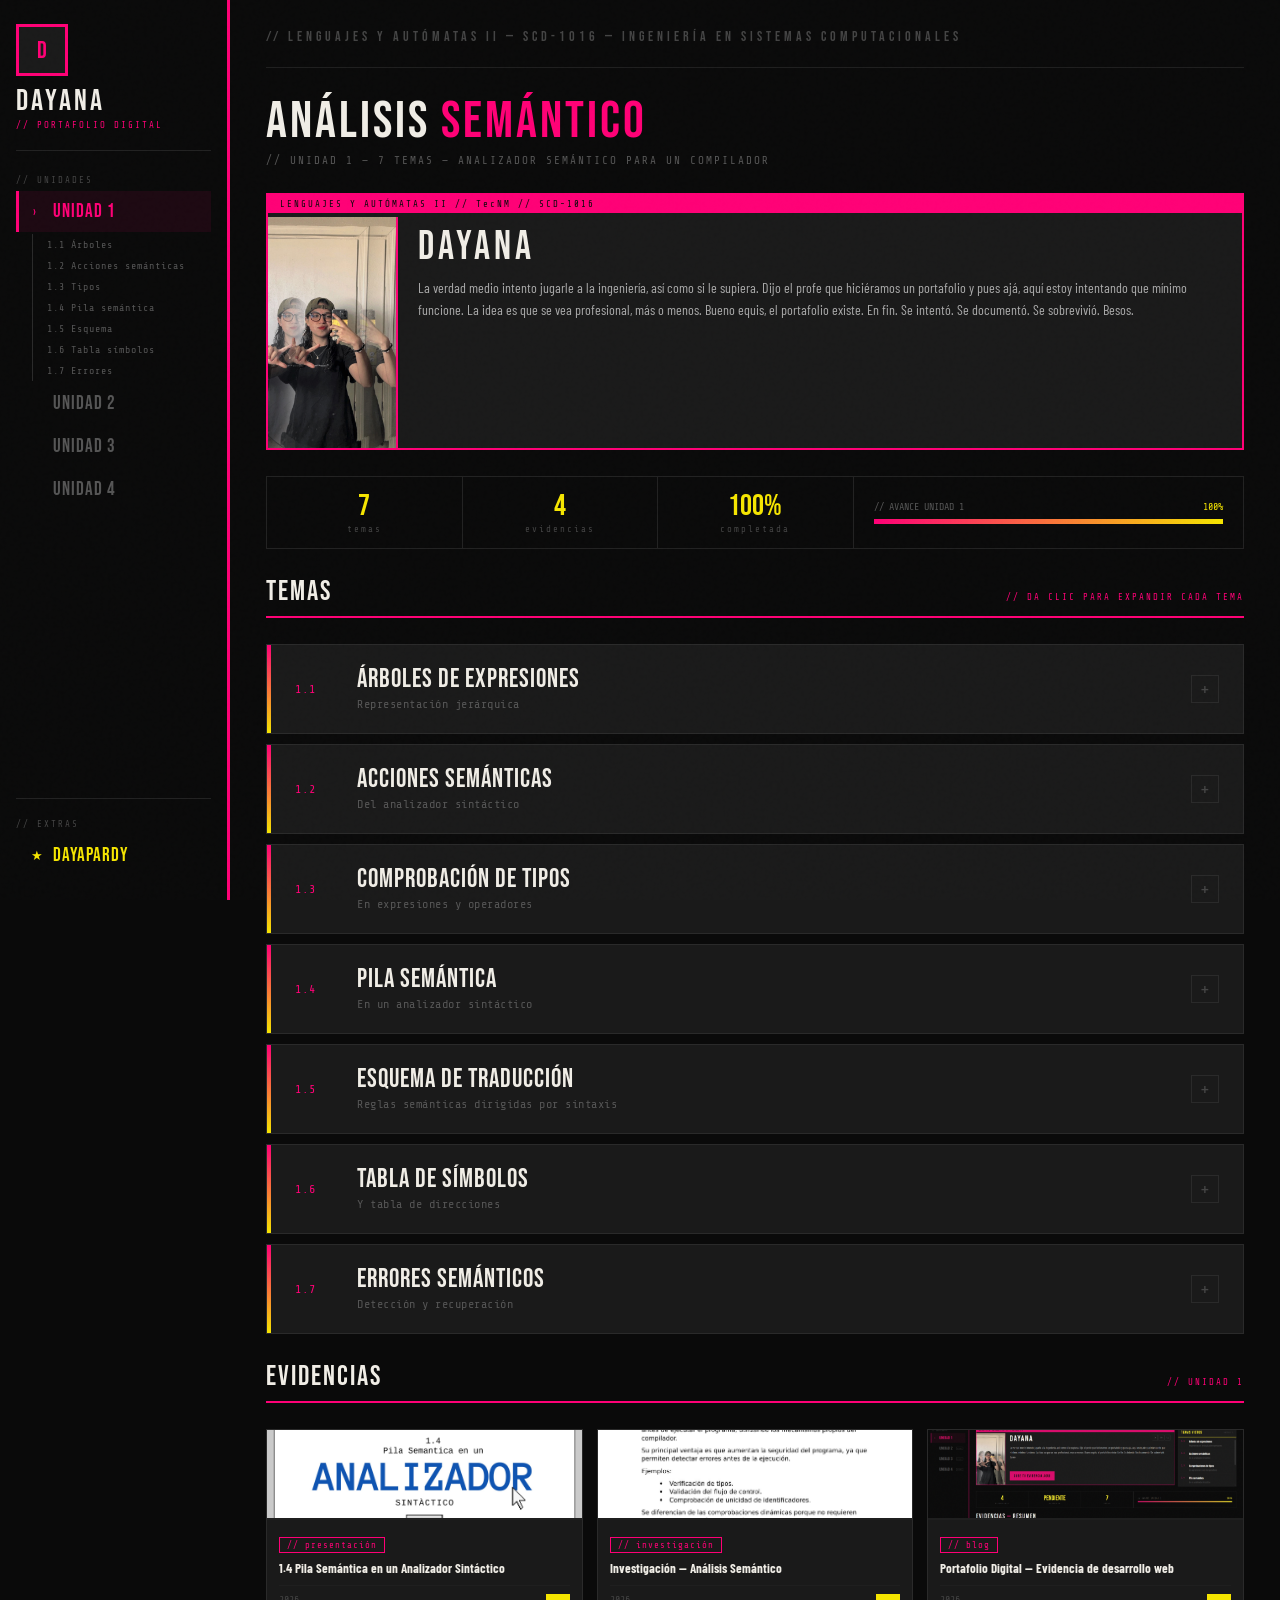
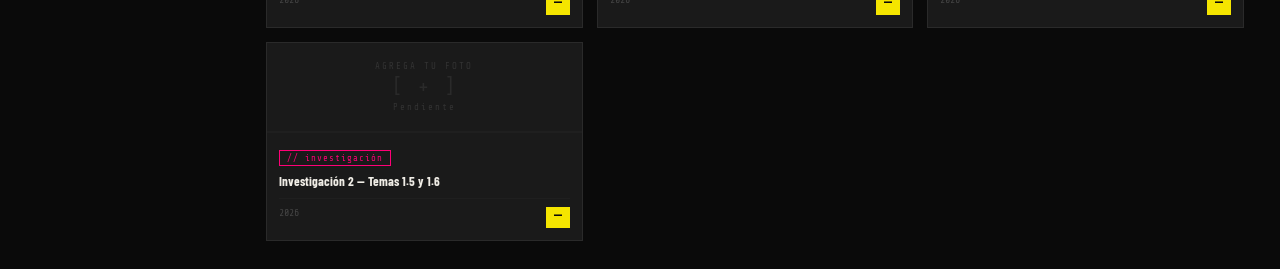
<file: index.html>
<!DOCTYPE html>
<html lang="es">
<head>
<meta charset="UTF-8">
<meta name="viewport" content="width=device-width, initial-scale=1.0">
<title>PORTAFOLIO — DAYANA // L&A II</title>
<link href="https://fonts.googleapis.com/css2?family=Bebas+Neue&family=Share+Tech+Mono&family=Barlow+Condensed:wght@400;600;700;900&display=swap" rel="stylesheet">
<style>
:root {
  --black:#0a0a0a;
  --magenta:#FF0076;
  --yellow:#F5E500;
  --cyan:#00F0FF;
  --white:#F0EDE6;
  --gray:#1a1a1a;
  --gray2:#2a2a2a;
  --gray3:#111111;
  --font-d:'Bebas Neue',sans-serif;
  --font-b:'Barlow Condensed',sans-serif;
  --font-m:'Share Tech Mono',monospace;
}
*{margin:0;padding:0;box-sizing:border-box;}
html,body{min-height:100%;font-family:var(--font-b);background:var(--black);color:var(--white);cursor:crosshair;overflow-x:hidden;}
body::before{content:'';position:fixed;inset:0;background-image:url("data:image/svg+xml,%3Csvg viewBox='0 0 256 256' xmlns='http://www.w3.org/2000/svg'%3E%3Cfilter id='n'%3E%3CfeTurbulence type='fractalNoise' baseFrequency='0.9' numOctaves='4' stitchTiles='stitch'/%3E%3C/filter%3E%3Crect width='100%25' height='100%25' filter='url(%23n)' opacity='0.04'/%3E%3C/svg%3E");pointer-events:none;z-index:9999;opacity:0.4;}

/* ── LAYOUT ── */
.app{display:flex;min-height:100vh;}
.sidebar{width:230px;background:var(--black);border-right:3px solid var(--magenta);padding:24px 16px;display:flex;flex-direction:column;gap:24px;flex-shrink:0;position:sticky;top:0;height:100vh;overflow-y:auto;}
.main{flex:1;padding:28px 36px;display:flex;flex-direction:column;gap:0;overflow-y:auto;}

/* ── SIDEBAR ── */
.brand{padding-bottom:20px;border-bottom:1px solid #222;}
.brand-av{width:52px;height:52px;border:3px solid var(--magenta);display:flex;align-items:center;justify-content:center;font-family:var(--font-d);font-size:24px;color:var(--magenta);background:var(--gray);margin-bottom:10px;}
.brand-name{font-family:var(--font-d);font-size:30px;letter-spacing:3px;display:block;line-height:1;}
.brand-sub{font-family:var(--font-m);font-size:9px;color:var(--magenta);letter-spacing:2px;display:block;margin-top:4px;}
.nav-label{font-family:var(--font-m);font-size:9px;color:#444;letter-spacing:2px;margin-bottom:6px;}
.nav{display:flex;flex-direction:column;gap:2px;}
.nav-btn{display:flex;align-items:center;gap:8px;padding:9px 12px;cursor:pointer;font-family:var(--font-d);font-size:19px;letter-spacing:1px;background:none;border:none;border-left:3px solid transparent;color:#555;width:100%;text-align:left;transition:all .15s;}
.nav-btn:hover{color:var(--white);border-left-color:var(--yellow);background:rgba(245,229,0,.05);}
.nav-btn.active{color:var(--magenta);border-left-color:var(--magenta);background:rgba(255,0,118,.08);}
.nav-arrow{font-family:var(--font-m);font-size:13px;color:var(--magenta);width:14px;flex-shrink:0;}
.nav-sub{display:none;flex-direction:column;gap:0;margin-left:16px;border-left:1px solid #2a2a2a;padding-left:10px;}
.nav-btn.active + .nav-sub{display:flex;}
.sub-btn{display:block;padding:5px 4px;cursor:pointer;font-family:var(--font-m);font-size:10px;letter-spacing:1px;background:none;border:none;color:#555;width:100%;text-align:left;transition:color .12s;}
.sub-btn:hover,.sub-btn.active{color:var(--yellow);}

/* ── TOPBAR ── */
.topbar{display:flex;align-items:center;gap:12px;padding-bottom:22px;border-bottom:1px solid #1f1f1f;margin-bottom:28px;}
.topbar-title{font-family:var(--font-d);font-size:14px;letter-spacing:4px;color:#444;}

/* ── VIEWS ── */
.view{display:none;flex-direction:column;gap:26px;animation:fadeIn .2s ease;}
.view.active{display:flex;}
@keyframes fadeIn{from{opacity:0;transform:translateY(6px)}to{opacity:1;transform:none}}

/* ── HERO ── */
.hero-title{font-family:var(--font-d);font-size:52px;letter-spacing:3px;line-height:1;}
.hero-title .acc-m{color:var(--magenta);}
.hero-title .acc-y{color:var(--yellow);}
.hero-sub{font-family:var(--font-m);font-size:11px;color:#555;letter-spacing:2px;margin-top:6px;}

/* ── PROFILE STRIP ── */
.profile-strip{display:grid;grid-template-columns:130px 1fr;border:2px solid var(--magenta);background:var(--gray);overflow:hidden;position:relative;}
.profile-strip::before{content:'LENGUAJES Y AUTÓMATAS II // TecNM // SCD-1016';position:absolute;top:0;left:0;right:0;background:var(--magenta);color:var(--black);font-family:var(--font-m);font-size:9px;letter-spacing:2px;padding:4px 12px;z-index:1;}
.profile-photo{overflow:hidden;border-right:2px solid var(--magenta);margin-top:22px;}
.profile-photo img{width:100%;height:100%;object-fit:cover;object-position:center top;filter:contrast(1.1) saturate(.85);}
.profile-info{padding:32px 20px 20px;display:flex;flex-direction:column;gap:10px;}
.profile-name{font-family:var(--font-d);font-size:40px;letter-spacing:4px;line-height:1;}
.profile-bio{font-size:14px;color:#aaa;line-height:1.6;}

/* ── STATS ── */
.stats{display:flex;border:1px solid #222;align-items:stretch;}
.stat{flex:1;text-align:center;padding:14px 10px;border-right:1px solid #222;}
.stat:last-child{border-right:none;flex:2;display:flex;flex-direction:column;justify-content:center;padding:14px 20px;}
.stat-n{font-family:var(--font-d);font-size:30px;color:var(--yellow);display:block;line-height:1;}
.stat-l{font-family:var(--font-m);font-size:9px;color:#444;letter-spacing:2px;display:block;margin-top:3px;}
.prog-row{display:flex;justify-content:space-between;font-family:var(--font-m);font-size:10px;color:#555;margin-bottom:7px;}
.prog-row span:last-child{color:var(--yellow);}
.prog-bar{height:5px;background:#1f1f1f;}
.prog-fill{height:100%;background:linear-gradient(90deg,var(--magenta),var(--yellow));}

/* ── SECTION HEADER ── */
.sec-head{font-family:var(--font-d);font-size:28px;letter-spacing:2px;color:var(--white);border-bottom:2px solid var(--magenta);padding-bottom:8px;display:flex;justify-content:space-between;align-items:baseline;}
.sec-tag{font-family:var(--font-m);font-size:9px;color:var(--magenta);letter-spacing:2px;}

/* ── TOPIC GRID ── */
.topic-grid{display:grid;grid-template-columns:1fr;gap:10px;}
.topic-card{background:var(--gray);border:1px solid #2a2a2a;padding:0;cursor:pointer;transition:border-color .15s,transform .15s;position:relative;overflow:hidden;}
.topic-card::before{content:'';position:absolute;top:0;left:0;width:4px;height:100%;background:linear-gradient(180deg,var(--magenta),var(--yellow));}
.topic-card:hover{border-color:var(--magenta);transform:translateX(4px);}
.topic-card.open{border-color:var(--cyan);}
.topic-card.open::before{background:var(--cyan);}
.tc-head{padding:22px 24px 22px 28px;display:flex;align-items:center;gap:20px;}
.tc-num{font-family:var(--font-m);font-size:12px;color:var(--magenta);flex-shrink:0;min-width:42px;letter-spacing:1px;}
.topic-card.open .tc-num{color:var(--cyan);}
.tc-title{font-family:var(--font-d);font-size:26px;letter-spacing:1px;color:var(--white);line-height:1;}
.tc-sub{font-size:12px;color:#555;margin-top:4px;font-family:var(--font-m);letter-spacing:.5px;}
.tc-toggle{margin-left:auto;font-family:var(--font-m);font-size:18px;color:#444;flex-shrink:0;transition:transform .2s;width:28px;height:28px;display:flex;align-items:center;justify-content:center;border:1px solid #2a2a2a;}
.topic-card:hover .tc-toggle{border-color:#444;color:var(--white);}
.topic-card.open .tc-toggle{transform:rotate(45deg);color:var(--cyan);border-color:var(--cyan);}
.tc-body{display:none;padding:0 28px 28px 28px;border-top:1px solid #1f1f1f;}
.topic-card.open .tc-body{display:block;}
.tc-content{padding-top:20px;}
.tc-content p{font-size:15px;color:#bbb;line-height:1.75;margin-bottom:12px;}
.tc-content h4{font-family:var(--font-m);font-size:10px;color:var(--magenta);letter-spacing:2px;margin:20px 0 8px;text-transform:uppercase;}
.tc-content ul{list-style:none;display:flex;flex-direction:column;gap:6px;}
.tc-content ul li{font-size:14px;color:#999;padding-left:16px;position:relative;line-height:1.6;}
.tc-content ul li::before{content:'›';position:absolute;left:0;color:var(--magenta);}
.tc-content .code-ex{background:#0d0d0d;border:1px solid #222;border-left:3px solid var(--cyan);padding:14px 18px;margin-top:14px;font-family:var(--font-m);font-size:11px;color:var(--cyan);line-height:1.9;overflow-x:auto;white-space:pre;}
.tc-content .tag-row{display:flex;flex-wrap:wrap;gap:7px;margin-top:14px;}
.tc-content .tag{font-family:var(--font-m);font-size:9px;letter-spacing:1px;padding:4px 10px;border:1px solid #333;color:#555;}
.tc-content .tag.m{border-color:var(--magenta);color:var(--magenta);}
.tc-content .tag.y{border-color:var(--yellow);color:var(--yellow);}
.tc-content .tag.c{border-color:var(--cyan);color:var(--cyan);}

/* ── COMING SOON ── */
.soon{display:flex;flex-direction:column;align-items:center;justify-content:center;min-height:400px;gap:18px;border:1px solid #1f1f1f;padding:40px;position:relative;overflow:hidden;}
.soon::before{content:'✕';position:absolute;font-size:260px;color:#0f0f0f;font-family:var(--font-d);pointer-events:none;line-height:1;}
.soon-t{font-family:var(--font-d);font-size:72px;letter-spacing:6px;position:relative;}
.soon-s{font-family:var(--font-m);font-size:12px;color:#444;text-align:center;max-width:320px;line-height:1.7;letter-spacing:1px;position:relative;}
.soon-badge{background:none;border:2px solid var(--magenta);color:var(--magenta);font-family:var(--font-d);font-size:20px;letter-spacing:4px;padding:8px 24px;position:relative;}
.dots{display:flex;gap:10px;position:relative;}
.dot-a{width:8px;height:8px;background:var(--magenta);animation:bounce 1.2s infinite ease-in-out;}
.dot-a:nth-child(2){animation-delay:.2s;background:var(--yellow);}
.dot-a:nth-child(3){animation-delay:.4s;}
@keyframes bounce{0%,80%,100%{transform:scale(.6);opacity:.3}40%{transform:scale(1.2);opacity:1}}

/* ── EVIDENCIAS SECTION ── */
.ev-grid{display:grid;grid-template-columns:repeat(auto-fill,minmax(240px,1fr));gap:14px;}
.ev-card{background:var(--gray);border:1px solid #2a2a2a;overflow:hidden;transition:border-color .15s,transform .15s;}
.ev-card:hover{border-color:var(--magenta);transform:translateY(-3px);}
.ev-thumb{height:90px;display:flex;align-items:center;justify-content:center;border-bottom:2px solid #1f1f1f;overflow:hidden;}
.ev-thumb img{width:100%;height:100%;object-fit:cover;filter:grayscale(20%);}
.ev-add{display:flex;flex-direction:column;align-items:center;justify-content:center;gap:4px;}
.ev-add span{font-family:var(--font-m);font-size:9px;color:#333;letter-spacing:2px;}
.ev-add .plus{font-size:20px;color:#2a2a2a;}
.ev-body{padding:12px;}
.ev-tag{display:inline-block;border:1px solid var(--magenta);color:var(--magenta);font-family:var(--font-m);font-size:9px;letter-spacing:1px;padding:2px 7px;margin-bottom:6px;}
.ev-title{font-size:13px;font-weight:700;color:var(--white);line-height:1.4;margin-bottom:8px;}
.ev-footer{display:flex;justify-content:space-between;font-family:var(--font-m);font-size:10px;color:#444;padding-top:8px;border-top:1px solid #1f1f1f;}
.grade{background:var(--yellow);color:var(--black);font-family:var(--font-d);font-size:16px;padding:0 8px 2px;}

/* ── RESPONSIVE ── */
@media(max-width:900px){
  .app{flex-direction:column;}
  .sidebar{width:100%;height:auto;position:relative;border-right:none;border-bottom:3px solid var(--magenta);}
  .main{padding:20px;}
  .profile-strip{grid-template-columns:1fr;}
  .profile-photo{border-right:none;border-bottom:2px solid var(--magenta);height:180px;}
}
</style>
</head>
<body>
<div class="app">

<!-- ══ SIDEBAR ══ -->
<aside class="sidebar">
  <div class="brand">
    <div class="brand-av">D</div>
    <span class="brand-name">DAYANA</span>
    <span class="brand-sub">// PORTAFOLIO DIGITAL</span>
  </div>

  <div>
    <div class="nav-label">// UNIDADES</div>
    <nav class="nav">
      <button class="nav-btn active" data-view="u1">
        <div class="nav-arrow">›</div>
        UNIDAD 1
      </button>
      <div class="nav-sub" id="sub1">
        <button class="sub-btn" data-goto="u1-t11">1.1 Árboles</button>
        <button class="sub-btn" data-goto="u1-t12">1.2 Acciones semánticas</button>
        <button class="sub-btn" data-goto="u1-t13">1.3 Tipos</button>
        <button class="sub-btn" data-goto="u1-t14">1.4 Pila semántica</button>
        <button class="sub-btn" data-goto="u1-t15">1.5 Esquema</button>
        <button class="sub-btn" data-goto="u1-t16">1.6 Tabla símbolos</button>
        <button class="sub-btn" data-goto="u1-t17">1.7 Errores</button>
      </div>

      <button class="nav-btn" data-view="u2">
        <div class="nav-arrow"></div>
        UNIDAD 2
      </button>
      <div class="nav-sub" id="sub2">
        <button class="sub-btn" data-goto="u2-t21">2.1 Notaciones</button>
        <button class="sub-btn" data-goto="u2-t22">2.2 Representaciones</button>
        <button class="sub-btn" data-goto="u2-t23">2.3 Esquema generación</button>
      </div>

      <button class="nav-btn" data-view="u3">
        <div class="nav-arrow"></div>
        UNIDAD 3
      </button>
      <div class="nav-sub" id="sub3">
        <button class="sub-btn" data-goto="u3-t31">3.1 Tipos optimización</button>
        <button class="sub-btn" data-goto="u3-t32">3.2 Costos</button>
      </div>

      <button class="nav-btn" data-view="u4">
        <div class="nav-arrow"></div>
        UNIDAD 4
      </button>
      <div class="nav-sub" id="sub4">
        <button class="sub-btn" data-goto="u4-t41">4.1 Registros</button>
        <button class="sub-btn" data-goto="u4-t42">4.2 Ensamblador</button>
        <button class="sub-btn" data-goto="u4-t43">4.3 Lenguaje máquina</button>
        <button class="sub-btn" data-goto="u4-t44">4.4 Adm. de memoria</button>
      </div>
    </nav>
  </div>

  <div style="margin-top:auto;padding-top:20px;border-top:1px solid #222;">
    <div class="nav-label">// EXTRAS</div>
    <button class="nav-btn" data-view="dayapardy" style="color:var(--yellow);border-left-color:transparent;">
      <div class="nav-arrow" style="color:var(--yellow);">★</div>
      DAYAPARDY
    </button>
  </div>
</aside>


<!-- ══ MAIN ══ -->
<main class="main">

  <div class="topbar">
    <span class="topbar-title">// LENGUAJES Y AUTÓMATAS II — SCD-1016 — INGENIERÍA EN SISTEMAS COMPUTACIONALES</span>
  </div>

  <!-- ══════════════════════════════════
       UNIDAD 1 — ANÁLISIS SEMÁNTICO
  ══════════════════════════════════ -->
  <div class="view active" id="view-u1">

    <div>
      <div class="hero-title">ANÁLISIS <span class="acc-m">SEMÁNTICO</span></div>
      <div class="hero-sub">// UNIDAD 1 — 7 TEMAS — ANALIZADOR SEMÁNTICO PARA UN COMPILADOR</div>
    </div>

    <div class="profile-strip">
      <div class="profile-photo">
        <img src="/img/yo (2).jpeg" alt="Dayana">
      </div>
      <div class="profile-info">
        <div class="profile-name">DAYANA</div>
        <p class="profile-bio">La verdad medio intento jugarle a la ingeniería, así como si le supiera. Dijo el profe que hiciéramos un portafolio y pues ajá, aquí estoy intentando que mínimo funcione. La idea es que se vea profesional, más o menos. Bueno equis, el portafolio existe. En fin. Se intentó. Se documentó. Se sobrevivió. Besos.</p>
      </div>
    </div>

    <div class="stats">
      <div class="stat"><span class="stat-n">7</span><span class="stat-l">temas</span></div>
      <div class="stat"><span class="stat-n">4</span><span class="stat-l">evidencias</span></div>
      <div class="stat"><span class="stat-n">100%</span><span class="stat-l">completada</span></div>
      <div class="stat">
        <div class="prog-row"><span>// AVANCE UNIDAD 1</span><span>100%</span></div>
        <div class="prog-bar"><div class="prog-fill" style="width:100%"></div></div>
      </div>
    </div>

    <div>
      <div class="sec-head">TEMAS <span class="sec-tag">// DA CLIC PARA EXPANDIR CADA TEMA</span></div>
    </div>

    <div class="topic-grid">

      <!-- 1.1 -->
      <div class="topic-card" id="u1-t11">
        <div class="tc-head">
          <span class="tc-num">1.1</span>
          <div>
            <div class="tc-title">Árboles de Expresiones</div>
            <div class="tc-sub">Representación jerárquica</div>
          </div>
          <span class="tc-toggle">+</span>
        </div>
        <div class="tc-body">
          <div class="tc-content">
            <p>Un <strong>árbol de expresiones</strong> (o árbol sintáctico abstracto, AST) es una estructura jerárquica en forma de árbol que representa la estructura de una expresión matemática o de un programa. Los nodos internos son operadores y las hojas son operandos (valores o variables).</p>
            <h4>Características</h4>
            <ul>
              <li>Los nodos hoja representan operandos (números, variables)</li>
              <li>Los nodos internos representan operadores (+, -, *, /)</li>
              <li>La raíz del árbol es el operador de menor precedencia</li>
              <li>La evaluación se realiza de abajo hacia arriba (post-orden)</li>
            </ul>
            <h4>Ejemplo — expresión: (a + b) * c</h4>
            <div class="code-ex">       *
      / \
     +   c
    / \
   a   b

Evaluación post-orden: a b + c *</div>
            <h4>Tipos de recorridos</h4>
            <ul>
              <li><strong>Pre-orden:</strong> raíz → izquierdo → derecho (notación prefija)</li>
              <li><strong>In-orden:</strong> izquierdo → raíz → derecho (notación infija)</li>
              <li><strong>Post-orden:</strong> izquierdo → derecho → raíz (notación postfija)</li>
            </ul>
            <div class="tag-row">
              <span class="tag m">AST</span>
              <span class="tag m">compiladores</span>
              <span class="tag y">análisis sintáctico</span>
              <span class="tag">árbol binario</span>
            </div>
          </div>
        </div>
      </div>

      <!-- 1.2 -->
      <div class="topic-card" id="u1-t12">
        <div class="tc-head">
          <span class="tc-num">1.2</span>
          <div>
            <div class="tc-title">Acciones Semánticas</div>
            <div class="tc-sub">Del analizador sintáctico</div>
          </div>
          <span class="tc-toggle">+</span>
        </div>
        <div class="tc-body">
          <div class="tc-content">
            <p>Las <strong>acciones semánticas</strong> son fragmentos de código que se asocian a las reglas de producción de una gramática. Se ejecutan cuando el analizador sintáctico reconoce (reduce) una producción. Son el puente entre el análisis sintáctico y el semántico.</p>
            <h4>¿Para qué sirven?</h4>
            <ul>
              <li>Construir el árbol sintáctico abstracto (AST)</li>
              <li>Verificar tipos y declaraciones de variables</li>
              <li>Generar código intermedio</li>
              <li>Actualizar la tabla de símbolos</li>
            </ul>
            <h4>Ejemplo — gramática con acción</h4>
            <div class="code-ex">E → E '+' T   { E.val = E1.val + T.val }
E → T         { E.val = T.val }
T → num       { T.val = num.lexval }</div>
            <h4>Tipos de atributos</h4>
            <ul>
              <li><strong>Sintetizados:</strong> se propagan de hijos a padres</li>
              <li><strong>Heredados:</strong> se propagan de padres a hijos</li>
              <li><strong>Definición dirigida por sintaxis (SDD):</strong> conjunto de atributos + reglas</li>
            </ul>
            <div class="tag-row">
              <span class="tag m">SDD</span>
              <span class="tag m">atributos</span>
              <span class="tag c">sintetizados</span>
              <span class="tag c">heredados</span>
            </div>
          </div>
        </div>
      </div>

      <!-- 1.3 -->
      <div class="topic-card" id="u1-t13">
        <div class="tc-head">
          <span class="tc-num">1.3</span>
          <div>
            <div class="tc-title">Comprobación de Tipos</div>
            <div class="tc-sub">En expresiones y operadores</div>
          </div>
          <span class="tc-toggle">+</span>
        </div>
        <div class="tc-body">
          <div class="tc-content">
            <p>La <strong>comprobación de tipos</strong> (type checking) verifica que cada operación se aplique a operandos del tipo adecuado. Es una de las tareas más importantes del analizador semántico para garantizar la coherencia del programa.</p>
            <h4>Tipos de verificación</h4>
            <ul>
              <li><strong>Estática:</strong> se realiza en tiempo de compilación (C, Java, Pascal)</li>
              <li><strong>Dinámica:</strong> se realiza en tiempo de ejecución (Python, JS)</li>
              <li><strong>Fuerte:</strong> no permite operaciones entre tipos incompatibles</li>
              <li><strong>Débil:</strong> permite conversiones implícitas automáticas</li>
            </ul>
            <h4>Conversión de tipos (casting)</h4>
            <ul>
              <li><strong>Implícita (coerción):</strong> el compilador convierte automáticamente</li>
              <li><strong>Explícita:</strong> el programador indica la conversión manualmente</li>
            </ul>
            <h4>Ejemplo — reglas de tipo</h4>
            <div class="code-ex">int + int   → int      ✓
int + float → float    ✓ (coerción)
int + string→ ERROR    ✗ (tipo incompatible)
char + int  → int      ✓ (coerción ASCII)</div>
            <div class="tag-row">
              <span class="tag m">type checking</span>
              <span class="tag y">coerción</span>
              <span class="tag">casting</span>
              <span class="tag c">semántico</span>
            </div>
          </div>
        </div>
      </div>

      <!-- 1.4 -->
      <div class="topic-card" id="u1-t14">
        <div class="tc-head">
          <span class="tc-num">1.4</span>
          <div>
            <div class="tc-title">Pila Semántica</div>
            <div class="tc-sub">En un analizador sintáctico</div>
          </div>
          <span class="tc-toggle">+</span>
        </div>
        <div class="tc-body">
          <div class="tc-content">
            <p>La <strong>pila semántica</strong> es una estructura de datos paralela a la pila del analizador sintáctico. Almacena atributos y valores semánticos de los símbolos que están en la pila del parser, permitiendo que las acciones semánticas accedan a la información necesaria.</p>
            <h4>Funcionamiento</h4>
            <ul>
              <li>Cada entrada en la pila del parser tiene una entrada en la pila semántica</li>
              <li>Al hacer shift: se empuja el valor del token actual</li>
              <li>Al hacer reduce: se extraen los valores de los hijos y se calcula el del padre</li>
              <li>Es fundamental en parsers LALR(1) y SLR(1)</li>
            </ul>
            <h4>Ejemplo de ejecución — 3 + 5</h4>
            <div class="code-ex">PILA SINTÁCTICA    PILA SEMÁNTICA   ENTRADA
$                  $                3 + 5 $
$ num              $ [3]            + 5 $
$ E                $ [3]            + 5 $
$ E +              $ [3,-]          5 $
$ E + num          $ [3,-,5]        $
$ E + T            $ [3,-,5]        $
$ E                $ [8]            $  ← 3+5=8</div>
            <div class="tag-row">
              <span class="tag m">LALR</span>
              <span class="tag m">SLR</span>
              <span class="tag y">shift-reduce</span>
              <span class="tag c">atributos</span>
            </div>
          </div>
        </div>
      </div>

      <!-- 1.5 -->
      <div class="topic-card" id="u1-t15">
        <div class="tc-head">
          <span class="tc-num">1.5</span>
          <div>
            <div class="tc-title">Esquema de Traducción</div>
            <div class="tc-sub">Reglas semánticas dirigidas por sintaxis</div>
          </div>
          <span class="tc-toggle">+</span>
        </div>
        <div class="tc-body">
          <div class="tc-content">
            <p>Un <strong>esquema de traducción</strong> (SDT - Syntax Directed Translation) es una gramática con acciones semánticas incrustadas en los cuerpos de las producciones. A diferencia de las SDD, indica el orden exacto en que deben ejecutarse las acciones.</p>
            <h4>Diferencia SDD vs SDT</h4>
            <ul>
              <li><strong>SDD:</strong> especifica qué calcular, no cuándo</li>
              <li><strong>SDT:</strong> especifica qué calcular y en qué momento exacto</li>
              <li>Las acciones se incrustan entre los símbolos de la producción</li>
            </ul>
            <h4>Ejemplo — traducción a postfija</h4>
            <div class="code-ex">E → E₁ '+' T  { print('+') }
E → T
T → T₁ '*' F  { print('*') }
T → F
F → '(' E ')'
F → num        { print(num.val) }

Entrada: 3 + 4 * 5
Salida:  3 4 5 * +</div>
            <h4>Tipos de SDT</h4>
            <ul>
              <li><strong>SDT con atrib. sintetizados:</strong> acciones al final de producción</li>
              <li><strong>SDT con atrib. heredados:</strong> acciones en medio de la producción</li>
            </ul>
            <div class="tag-row">
              <span class="tag m">SDT</span>
              <span class="tag y">postfija</span>
              <span class="tag c">traducción</span>
              <span class="tag">gramática</span>
            </div>
          </div>
        </div>
      </div>

      <!-- 1.6 -->
      <div class="topic-card" id="u1-t16">
        <div class="tc-head">
          <span class="tc-num">1.6</span>
          <div>
            <div class="tc-title">Tabla de Símbolos</div>
            <div class="tc-sub">Y tabla de direcciones</div>
          </div>
          <span class="tc-toggle">+</span>
        </div>
        <div class="tc-body">
          <div class="tc-content">
            <p>La <strong>tabla de símbolos</strong> es una estructura de datos central en el compilador que almacena información sobre cada identificador declarado en el programa. Es utilizada por todas las fases del compilador.</p>
            <h4>Información almacenada</h4>
            <ul>
              <li>Nombre del identificador (lexema)</li>
              <li>Tipo de dato (int, float, string, etc.)</li>
              <li>Dirección de memoria o número de registro</li>
              <li>Ámbito (scope) y nivel de anidamiento</li>
              <li>Número de parámetros (si es función)</li>
            </ul>
            <h4>Ejemplo — tabla de símbolos</h4>
            <div class="code-ex">| Nombre | Tipo  | Dir  | Ámbito | Valor |
|--------|-------|------|--------|-------|
| x      | int   | 0x01 | global | 10    |
| y      | float | 0x02 | local  | 3.14  |
| suma   | func  | 0x10 | global | —     |</div>
            <h4>Implementaciones comunes</h4>
            <ul>
              <li><strong>Tabla hash:</strong> acceso O(1) promedio</li>
              <li><strong>Árbol BST:</strong> ordenado, acceso O(log n)</li>
              <li><strong>Lista encadenada:</strong> simple pero O(n) búsqueda</li>
            </ul>
            <div class="tag-row">
              <span class="tag m">hash table</span>
              <span class="tag y">scope</span>
              <span class="tag c">identificadores</span>
              <span class="tag">memoria</span>
            </div>
          </div>
        </div>
      </div>

      <!-- 1.7 -->
      <div class="topic-card" id="u1-t17">
        <div class="tc-head">
          <span class="tc-num">1.7</span>
          <div>
            <div class="tc-title">Errores Semánticos</div>
            <div class="tc-sub">Detección y recuperación</div>
          </div>
          <span class="tc-toggle">+</span>
        </div>
        <div class="tc-body">
          <div class="tc-content">
            <p>Los <strong>errores semánticos</strong> ocurren cuando el código es sintácticamente correcto pero carece de sentido lógico. El compilador los detecta durante el análisis semántico al verificar restricciones que la gramática no puede capturar.</p>
            <h4>Tipos de errores semánticos</h4>
            <ul>
              <li><strong>Variable no declarada:</strong> uso de identificador sin declarar</li>
              <li><strong>Variable ya declarada:</strong> redeclaración en el mismo ámbito</li>
              <li><strong>Incompatibilidad de tipos:</strong> int = string, por ejemplo</li>
              <li><strong>Número incorrecto de argumentos:</strong> en llamada a función</li>
              <li><strong>Uso fuera de ámbito:</strong> acceder a variable de otro scope</li>
              <li><strong>Valor fuera de rango:</strong> overflow en asignación</li>
            </ul>
            <h4>Estrategias de recuperación</h4>
            <ul>
              <li><strong>Modo pánico:</strong> descarta tokens hasta símbolo de sincronización</li>
              <li><strong>Corrección de errores:</strong> intenta continuar asumiendo tipo compatible</li>
              <li><strong>Reporte múltiple:</strong> reporta todos los errores posibles antes de detener</li>
            </ul>
            <h4>Ejemplo</h4>
            <div class="code-ex">int x = 5;
float y = x + "hola";   // ERROR: tipo incompatible
z = x + 1;              // ERROR: 'z' no declarada
int x = 10;             // ERROR: redeclaración de 'x'</div>
            <div class="tag-row">
              <span class="tag m">errores</span>
              <span class="tag y">recuperación</span>
              <span class="tag c">scope</span>
              <span class="tag">diagnóstico</span>
            </div>
          </div>
        </div>
      </div>

    </div><!-- /topic-grid -->

    <!-- EVIDENCIAS -->
    <div>
      <div class="sec-head">EVIDENCIAS <span class="sec-tag">// UNIDAD 1</span></div>
    </div>
    <div class="ev-grid">
      <div class="ev-card">
        <div class="ev-thumb"><img src="/img/evidencia-presentacion.jpg" alt="Presentación"></div>
        <div class="ev-body">
          <span class="ev-tag">// presentación</span>
          <div class="ev-title">1.4 Pila Semántica en un Analizador Sintáctico</div>
          <div class="ev-footer"><span>2026</span><span class="grade">—</span></div>
        </div>
      </div>
      <div class="ev-card">
        <div class="ev-thumb"><img src="/img/evidencia-investigacion.jpg" alt="Investigación"></div>
        <div class="ev-body">
          <span class="ev-tag">// investigación</span>
          <div class="ev-title">Investigación — Análisis Semántico</div>
          <div class="ev-footer"><span>2026</span><span class="grade">—</span></div>
        </div>
      </div>
      <div class="ev-card">
        <div class="ev-thumb"><img src="/img/blog.png" alt="Blog"></div>
        <div class="ev-body">
          <span class="ev-tag">// blog</span>
          <div class="ev-title">Portafolio Digital — Evidencia de desarrollo web</div>
          <div class="ev-footer"><span>2026</span><span class="grade">—</span></div>
        </div>
      </div>
      <div class="ev-card">
        <div class="ev-thumb"><div class="ev-add"><span>AGREGA TU FOTO</span><span class="plus">[ + ]</span><span>Pendiente</span></div></div>
        <div class="ev-body">
          <span class="ev-tag">// investigación</span>
          <div class="ev-title">Investigación 2 — Temas 1.5 y 1.6</div>
          <div class="ev-footer"><span>2026</span><span class="grade">—</span></div>
        </div>
      </div>
    </div>

  </div><!-- /view-u1 -->

  <!-- ══════════════════════════════════
       UNIDAD 2 — CÓDIGO INTERMEDIO
  ══════════════════════════════════ -->
  <div class="view" id="view-u2">

    <div>
      <div class="hero-title">CÓDIGO <span class="acc-y">INTERMEDIO</span></div>
      <div class="hero-sub">// UNIDAD 2 — 12 SUBTEMAS — GENERACIÓN DE CÓDIGO INTERMEDIO</div>
    </div>

    <div class="stats">
      <div class="stat"><span class="stat-n">12</span><span class="stat-l">subtemas</span></div>
      <div class="stat"><span class="stat-n">0</span><span class="stat-l">evidencias</span></div>
      <div class="stat"><span class="stat-n">En curso</span><span class="stat-l">estado</span></div>
      <div class="stat">
        <div class="prog-row"><span>// AVANCE UNIDAD 2</span><span>20%</span></div>
        <div class="prog-bar"><div class="prog-fill" style="width:20%"></div></div>
      </div>
    </div>

    <div>
      <div class="sec-head">TEMAS <span class="sec-tag">// DA CLIC PARA EXPANDIR</span></div>
    </div>

    <div class="topic-grid">

      <!-- 2.1 Notaciones -->
      <div class="topic-card" id="u2-t21">
        <div class="tc-head">
          <span class="tc-num">2.1</span>
          <div>
            <div class="tc-title">Notaciones</div>
            <div class="tc-sub">Prefija, Infija, Postfija</div>
          </div>
          <span class="tc-toggle">+</span>
        </div>
        <div class="tc-body">
          <div class="tc-content">
            <p>Las <strong>notaciones</strong> son formas distintas de escribir expresiones matemáticas y lógicas según la posición del operador respecto a sus operandos. Son fundamentales para la generación de código intermedio.</p>
            <h4>Notación Infija (2.1.2)</h4>
            <ul>
              <li>Es la notación habitual: operador entre operandos</li>
              <li>Requiere paréntesis para indicar precedencia</li>
              <li>Ejemplo: <code>A + B * C</code></li>
            </ul>
            <h4>Notación Prefija / Polaca (2.1.1)</h4>
            <ul>
              <li>El operador aparece ANTES que los operandos</li>
              <li>No requiere paréntesis, la precedencia es implícita</li>
              <li>Ejemplo: <code>+ A * B C</code>  (A + B*C)</li>
            </ul>
            <h4>Notación Postfija / Polaca Inversa (2.2.3)</h4>
            <ul>
              <li>El operador aparece DESPUÉS de los operandos</li>
              <li>Ideal para evaluación con pilas (máquinas de pila)</li>
              <li>Ejemplo: <code>A B C * +</code>  (A + B*C)</li>
            </ul>
            <h4>Tabla comparativa</h4>
            <div class="code-ex">Expresión: (A + B) * (C - D)
Infija:    (A + B) * (C - D)
Prefija:   * + A B - C D
Postfija:  A B + C D - *</div>
            <div class="tag-row">
              <span class="tag m">infija</span>
              <span class="tag m">prefija</span>
              <span class="tag y">postfija</span>
              <span class="tag c">Polaca Inversa</span>
            </div>
          </div>
        </div>
      </div>

      <!-- 2.2 Representaciones -->
      <div class="topic-card" id="u2-t22">
        <div class="tc-head">
          <span class="tc-num">2.2</span>
          <div>
            <div class="tc-title">Representaciones de Código Intermedio</div>
            <div class="tc-sub">Polaca, P, Triples, Cuádruplos</div>
          </div>
          <span class="tc-toggle">+</span>
        </div>
        <div class="tc-body">
          <div class="tc-content">
            <p>Las <strong>representaciones de código intermedio</strong> son estructuras que sirven como puente entre el código fuente de alto nivel y el código máquina final. Independizan el compilador de la arquitectura de la máquina destino.</p>
            <h4>2.2.1 Notación Polaca (RPN)</h4>
            <ul>
              <li>Evaluación izquierda a derecha con una pila</li>
              <li>Sin necesidad de paréntesis ni precedencia</li>
            </ul>
            <div class="code-ex">Expresión: a = b + c * d
Polaca:    b c d * + a =</div>
            <h4>2.2.2 Código P (P-Code)</h4>
            <ul>
              <li>Lenguaje intermedio independiente de la máquina</li>
              <li>Diseñado para ejecutarse en una máquina virtual de pila</li>
              <li>Usado originalmente en el compilador Pascal</li>
            </ul>
            <div class="code-ex">a := b + c * d
→  LOAD b
   LOAD c
   LOAD d
   MUL
   ADD
   STORE a</div>
            <h4>2.2.3 Triples</h4>
            <ul>
              <li>Cada instrucción tiene 3 campos: (op, arg1, arg2)</li>
              <li>El resultado se referencia por número de instrucción</li>
              <li>No usa variables temporales explícitas</li>
            </ul>
            <div class="code-ex">  # | op  | arg1 | arg2
  0 | *   | c    | d
  1 | +   | b    | (0)
  2 | :=  | a    | (1)</div>
            <h4>2.2.4 Cuádruplos</h4>
            <ul>
              <li>Cada instrucción tiene 4 campos: (op, arg1, arg2, resultado)</li>
              <li>Usa variables temporales explícitas (t1, t2...)</li>
              <li>Más flexible, permite reordenar instrucciones</li>
            </ul>
            <div class="code-ex">  # | op  | arg1 | arg2 | result
  0 | *   | c    | d    | t1
  1 | +   | b    | t1   | t2
  2 | :=  | t2   |      | a</div>
            <div class="tag-row">
              <span class="tag m">cuádruplos</span>
              <span class="tag m">triples</span>
              <span class="tag y">código-P</span>
              <span class="tag c">temporales</span>
            </div>
          </div>
        </div>
      </div>

      <!-- 2.3 Esquema de generación -->
      <div class="topic-card" id="u2-t23">
        <div class="tc-head">
          <span class="tc-num">2.3</span>
          <div>
            <div class="tc-title">Esquema de Generación</div>
            <div class="tc-sub">Variables, expresiones, control, funciones</div>
          </div>
          <span class="tc-toggle">+</span>
        </div>
        <div class="tc-body">
          <div class="tc-content">
            <p>El <strong>esquema de generación</strong> define cómo se traduce cada estructura del lenguaje fuente a código intermedio. Cubre desde variables simples hasta estructuras complejas como funciones y arreglos.</p>
            <h4>2.3.1 Variables y constantes</h4>
            <ul>
              <li>Las variables generan instrucciones LOAD/STORE</li>
              <li>Las constantes se usan directamente como operandos</li>
            </ul>
            <h4>2.3.2 Expresiones</h4>
            <ul>
              <li>Se generan en orden post-fijo recorriendo el AST</li>
              <li>Se crean variables temporales para resultados intermedios</li>
            </ul>
            <h4>2.3.3 Instrucción de asignación</h4>
            <div class="code-ex">Fuente:     x = a + b * c
Cuádruplos: t1 = b * c
            t2 = a + t1
            x  = t2</div>
            <h4>2.3.4 Instrucciones de control</h4>
            <div class="code-ex">if (a < b) goto L1
// código else
goto L2
L1: // código if
L2: // continúa</div>
            <h4>2.3.5 Funciones</h4>
            <ul>
              <li>Instrucciones PARAM para pasar argumentos</li>
              <li>Instrucción CALL con nombre y número de args</li>
              <li>Instrucción RETURN para devolver valor</li>
            </ul>
            <h4>2.3.6 Estructuras (structs / arrays)</h4>
            <ul>
              <li>Acceso por desplazamiento (offset) desde dirección base</li>
              <li>Fórmula array: base + i * tamaño_elemento</li>
            </ul>
            <div class="tag-row">
              <span class="tag m">goto</span>
              <span class="tag m">PARAM</span>
              <span class="tag y">CALL</span>
              <span class="tag c">offset</span>
              <span class="tag">temporales</span>
            </div>
          </div>
        </div>
      </div>

    </div><!-- /topic-grid u2 -->
  </div><!-- /view-u2 -->

  <!-- ══════════════════════════════════
       UNIDAD 3 — OPTIMIZACIÓN
  ══════════════════════════════════ -->
  <div class="view" id="view-u3">

    <div>
      <div class="hero-title">OPTIMI<span class="acc-m">ZACIÓN</span></div>
      <div class="hero-sub">// UNIDAD 3 — OPTIMIZACIÓN DE CÓDIGO INTERMEDIO Y OBJETO</div>
    </div>

    <div class="stats">
      <div class="stat"><span class="stat-n">6</span><span class="stat-l">subtemas</span></div>
      <div class="stat"><span class="stat-n">0</span><span class="stat-l">evidencias</span></div>
      <div class="stat"><span class="stat-n">Próximo</span><span class="stat-l">estado</span></div>
      <div class="stat">
        <div class="prog-row"><span>// AVANCE UNIDAD 3</span><span>0%</span></div>
        <div class="prog-bar"><div class="prog-fill" style="width:0%"></div></div>
      </div>
    </div>

    <div>
      <div class="sec-head">TEMAS <span class="sec-tag">// DA CLIC PARA EXPANDIR</span></div>
    </div>

    <div class="topic-grid">

      <!-- 3.1 Tipos de optimización -->
      <div class="topic-card" id="u3-t31">
        <div class="tc-head">
          <span class="tc-num">3.1</span>
          <div>
            <div class="tc-title">Tipos de Optimización</div>
            <div class="tc-sub">Local, ciclos, global, mirilla</div>
          </div>
          <span class="tc-toggle">+</span>
        </div>
        <div class="tc-body">
          <div class="tc-content">
            <p>La <strong>optimización de código</strong> es el proceso de transformar el código intermedio para que sea más eficiente en términos de tiempo de ejecución y/o uso de memoria, sin alterar el resultado del programa.</p>
            <h4>3.1.1 Optimización Local (de bloque básico)</h4>
            <ul>
              <li>Actúa dentro de un solo bloque básico (secuencia lineal sin saltos)</li>
              <li><strong>Eliminación de subexpresiones comunes:</strong> no recalcular lo ya calculado</li>
              <li><strong>Propagación de constantes:</strong> sustituir variables con valores conocidos</li>
              <li><strong>Plegado de constantes:</strong> evaluar expresiones constantes en compilación</li>
            </ul>
            <div class="code-ex">// Antes:
t1 = a * b
t2 = a * b   // subexpresión repetida
t3 = t1 + t2

// Después (optimizado):
t1 = a * b
t3 = t1 + t1  // reutiliza t1</div>
            <h4>3.1.2 Optimización de Ciclos</h4>
            <ul>
              <li><strong>Movimiento de código invariante:</strong> sacar del ciclo lo que no cambia</li>
              <li><strong>Reducción de fuerza:</strong> reemplazar operaciones costosas (x²→x+x)</li>
              <li><strong>Eliminación de variables de inducción:</strong> simplificar contadores</li>
              <li><strong>Desenrollado de ciclos:</strong> expandir el cuerpo para reducir saltos</li>
            </ul>
            <div class="code-ex">// Antes — código invariante dentro del ciclo:
for i = 1 to n:
    x = a * b   // a y b no cambian en el ciclo!
    arr[i] = x + i

// Después — movimiento de código:
x = a * b       // fuera del ciclo
for i = 1 to n:
    arr[i] = x + i</div>
            <h4>3.1.3 Optimización Global</h4>
            <ul>
              <li>Actúa sobre el flujo completo del programa</li>
              <li>Requiere análisis de flujo de datos entre bloques</li>
              <li><strong>Propagación global de constantes</strong> entre bloques</li>
              <li><strong>Eliminación de código muerto</strong> (dead code elimination)</li>
            </ul>
            <h4>3.1.4 Optimización de Mirilla (Peephole)</h4>
            <ul>
              <li>Examina una ventana pequeña de instrucciones a la vez</li>
              <li>Reemplaza secuencias ineficientes por equivalentes mejores</li>
              <li><strong>Eliminación de saltos redundantes</strong></li>
              <li><strong>Simplificación algebraica:</strong> x + 0 → x, x * 1 → x</li>
              <li><strong>Instrucciones de máquina específicas</strong> más eficientes</li>
            </ul>
            <div class="code-ex">// Mirilla — elimina salto redundante:
Antes:  JUMP L1
        L1: ...
Después: ...  (elimina el JUMP innecesario)

// Mirilla — simplificación algebraica:
Antes:  t1 = x * 2
Después: t1 = x + x  (o usa shift: x << 1)</div>
            <div class="tag-row">
              <span class="tag m">bloques básicos</span>
              <span class="tag m">dead code</span>
              <span class="tag y">ciclos</span>
              <span class="tag c">peephole</span>
              <span class="tag">flujo de datos</span>
            </div>
          </div>
        </div>
      </div>

      <!-- 3.2 Costos -->
      <div class="topic-card" id="u3-t32">
        <div class="tc-head">
          <span class="tc-num">3.2</span>
          <div>
            <div class="tc-title">Costos de Optimización</div>
            <div class="tc-sub">Ejecución, criterios, herramientas</div>
          </div>
          <span class="tc-toggle">+</span>
        </div>
        <div class="tc-body">
          <div class="tc-content">
            <p>Los <strong>costos</strong> en optimización se refieren al tiempo, espacio y recursos que consume cada instrucción del código intermedio y generado. El objetivo es minimizarlos sin cambiar el resultado del programa.</p>
            <h4>3.2.1 Costo de ejecución</h4>
            <ul>
              <li><strong>Memoria:</strong> cuánta RAM consume el programa y sus estructuras</li>
              <li><strong>Registros:</strong> uso eficiente de registros del procesador (acceso más rápido)</li>
              <li><strong>Pilas:</strong> profundidad y operaciones en la pila de llamadas</li>
              <li>Las instrucciones con operandos en registros son más baratas que en memoria</li>
            </ul>
            <h4>3.2.2 Criterios para mejorar el código</h4>
            <ul>
              <li><strong>Tiempo de ejecución:</strong> minimizar ciclos de reloj consumidos</li>
              <li><strong>Tamaño del código:</strong> reducir número de instrucciones generadas</li>
              <li><strong>Uso de registros:</strong> maximizar reutilización, minimizar accesos a memoria</li>
              <li><strong>Localidad de referencia:</strong> mejorar caché hits</li>
              <li>Hay un trade-off: código más rápido puede ser más grande (y viceversa)</li>
            </ul>
            <h4>3.2.3 Herramientas para análisis de flujo de datos</h4>
            <ul>
              <li><strong>Grafos de flujo de control (CFG):</strong> representan rutas de ejecución</li>
              <li><strong>Análisis de alcance de definiciones:</strong> qué definiciones llegan a qué puntos</li>
              <li><strong>Análisis de variables vivas:</strong> qué variables se usan después de un punto</li>
              <li><strong>Análisis de disponibilidad:</strong> expresiones ya calculadas que están disponibles</li>
            </ul>
            <div class="code-ex">// Análisis de variables vivas:
// Si 'x' no se usa después de este punto → 'x' está muerta
// Podemos eliminar la asignación a 'x'

t1 = a + b
x  = t1 * 2   // ← si 'x' no se usa más → código muerto
y  = t1 + 5   // solo 'y' se necesita</div>
            <div class="tag-row">
              <span class="tag m">CFG</span>
              <span class="tag m">variables vivas</span>
              <span class="tag y">registros</span>
              <span class="tag c">flujo de datos</span>
              <span class="tag">trade-off</span>
            </div>
          </div>
        </div>
      </div>

    </div><!-- /topic-grid u3 -->
  </div><!-- /view-u3 -->

  <!-- ══════════════════════════════════
       UNIDAD 4 — GENERACIÓN DE CÓDIGO OBJETO
  ══════════════════════════════════ -->
  <div class="view" id="view-u4">

    <div>
      <div class="hero-title">CÓDIGO <span class="acc-y">OBJETO</span></div>
      <div class="hero-sub">// UNIDAD 4 — 4 TEMAS — GENERACIÓN DE CÓDIGO OBJETO Y LENGUAJE MÁQUINA</div>
    </div>

    <div class="stats">
      <div class="stat"><span class="stat-n">4</span><span class="stat-l">temas</span></div>
      <div class="stat"><span class="stat-n">0</span><span class="stat-l">evidencias</span></div>
      <div class="stat"><span class="stat-n">Próximo</span><span class="stat-l">estado</span></div>
      <div class="stat">
        <div class="prog-row"><span>// AVANCE UNIDAD 4</span><span>0%</span></div>
        <div class="prog-bar"><div class="prog-fill" style="width:0%"></div></div>
      </div>
    </div>

    <div>
      <div class="sec-head">TEMAS <span class="sec-tag">// DA CLIC PARA EXPANDIR</span></div>
    </div>

    <div class="topic-grid">

      <!-- 4.1 Registros -->
      <div class="topic-card" id="u4-t41">
        <div class="tc-head">
          <span class="tc-num">4.1</span>
          <div>
            <div class="tc-title">Registros</div>
            <div class="tc-sub">Asignación y uso de registros del procesador</div>
          </div>
          <span class="tc-toggle">+</span>
        </div>
        <div class="tc-body">
          <div class="tc-content">
            <p>Los <strong>registros</strong> son la unidad de almacenamiento más rápida del procesador. La asignación eficiente de registros es uno de los problemas más críticos en la generación de código objeto, ya que minimizar los accesos a memoria mejora dramáticamente el rendimiento.</p>
            <h4>¿Por qué importan los registros?</h4>
            <ul>
              <li>Son 10–100× más rápidos que acceder a memoria RAM</li>
              <li>El número de registros es limitado (8–32 en arquitecturas comunes)</li>
              <li>Si no alcanza un registro → se hace un <strong>spill</strong> (guardar en memoria)</li>
              <li>Cada spill añade instrucciones LOAD/STORE innecesarias</li>
            </ul>
            <h4>Registros en arquitectura x86/x86-64</h4>
            <div class="code-ex">; Registros de propósito general (64-bit):
RAX  — acumulador, retorno de funciones
RBX  — base, preservado entre llamadas
RCX  — contador (ciclos, operaciones de cadena)
RDX  — datos, multiplicación/división
RSI  — índice fuente (source index)
RDI  — índice destino (destination index)
RSP  — puntero de pila (stack pointer)
RBP  — puntero base del marco (frame pointer)
R8–R15 — registros adicionales (solo 64-bit)</div>
            <h4>Estrategias de asignación de registros</h4>
            <ul>
              <li><strong>Asignación global:</strong> análisis de todo el flujo del programa (costosa pero óptima)</li>
              <li><strong>Asignación local:</strong> solo dentro de un bloque básico (rápida, menos óptima)</li>
              <li><strong>Coloración de grafos:</strong> modela conflictos entre variables como un grafo y lo colorea con k colores (k = número de registros)</li>
              <li><strong>Heurística LRFU:</strong> descarta el registro usado menos recientemente</li>
            </ul>
            <h4>Ejemplo — coloración de grafos</h4>
            <div class="code-ex">Variables vivas al mismo tiempo → no pueden compartir registro

  a ─── b          Si hay 2 registros (R1, R2):
  │     │          a → R1
  └─ c ─┘          b → R2
                   c → R1 (a ya terminó) ✓</div>
            <div class="tag-row">
              <span class="tag m">x86</span>
              <span class="tag m">RAX/RBX</span>
              <span class="tag y">spill</span>
              <span class="tag c">coloración de grafos</span>
              <span class="tag">variables vivas</span>
            </div>
          </div>
        </div>
      </div>

      <!-- 4.2 Lenguaje Ensamblador -->
      <div class="topic-card" id="u4-t42">
        <div class="tc-head">
          <span class="tc-num">4.2</span>
          <div>
            <div class="tc-title">Lenguaje Ensamblador</div>
            <div class="tc-sub">Instrucciones, modos de direccionamiento, traducción</div>
          </div>
          <span class="tc-toggle">+</span>
        </div>
        <div class="tc-body">
          <div class="tc-content">
            <p>El <strong>lenguaje ensamblador</strong> (Assembly) es una representación simbólica del lenguaje máquina. Cada instrucción en ensamblador corresponde directamente a una instrucción de la CPU. El compilador genera ensamblador como paso previo al código binario final.</p>
            <h4>Estructura de una instrucción</h4>
            <div class="code-ex">[etiqueta:]  mnemónico  [operando1, operando2]  [; comentario]

Ejemplo:
inicio:  MOV  EAX, 5      ; EAX = 5
         ADD  EAX, EBX    ; EAX = EAX + EBX
         JMP  inicio      ; salta a etiqueta</div>
            <h4>Modos de direccionamiento</h4>
            <ul>
              <li><strong>Inmediato:</strong> el operando es un valor constante — <code>MOV EAX, 10</code></li>
              <li><strong>Registro:</strong> el operando está en un registro — <code>MOV EAX, EBX</code></li>
              <li><strong>Directo:</strong> el operando es una dirección de memoria — <code>MOV EAX, [0x1000]</code></li>
              <li><strong>Indirecto por registro:</strong> la dirección está en un registro — <code>MOV EAX, [EBX]</code></li>
              <li><strong>Indexado:</strong> base + desplazamiento — <code>MOV EAX, [EBX+4]</code></li>
            </ul>
            <h4>Traducción de código intermedio a ensamblador</h4>
            <div class="code-ex">; Código intermedio:      ; Ensamblador x86:
t1 = b * c           →   MOV  EAX, [b]
                          MUL  [c]          ; EAX = b * c
                          MOV  [t1], EAX

t2 = a + t1          →   MOV  EBX, [a]
                          ADD  EBX, [t1]    ; EBX = a + t1
                          MOV  [t2], EBX

x = t2               →   MOV  EAX, [t2]
                          MOV  [x], EAX</div>
            <h4>Instrucciones comunes x86</h4>
            <ul>
              <li><strong>MOV:</strong> mover/copiar datos entre registros o memoria</li>
              <li><strong>ADD / SUB / MUL / DIV:</strong> operaciones aritméticas</li>
              <li><strong>CMP:</strong> comparar dos valores (afecta flags)</li>
              <li><strong>JMP / JE / JNE / JL / JG:</strong> saltos condicionales e incondicionales</li>
              <li><strong>PUSH / POP:</strong> operaciones en la pila</li>
              <li><strong>CALL / RET:</strong> llamada y retorno de subrutinas</li>
            </ul>
            <div class="tag-row">
              <span class="tag m">MOV</span>
              <span class="tag m">JMP</span>
              <span class="tag y">CALL/RET</span>
              <span class="tag c">mnemónicos</span>
              <span class="tag">direccionamiento</span>
            </div>
          </div>
        </div>
      </div>

      <!-- 4.3 Lenguaje Máquina -->
      <div class="topic-card" id="u4-t43">
        <div class="tc-head">
          <span class="tc-num">4.3</span>
          <div>
            <div class="tc-title">Lenguaje Máquina</div>
            <div class="tc-sub">Formato binario, codificación de instrucciones</div>
          </div>
          <span class="tc-toggle">+</span>
        </div>
        <div class="tc-body">
          <div class="tc-content">
            <p>El <strong>lenguaje máquina</strong> es la representación binaria final que ejecuta directamente el hardware. Es el último paso del proceso de compilación. El ensamblador traduce los mnemónicos a este formato binario mediante un proceso llamado <em>ensamblado</em>.</p>
            <h4>Formato de instrucción</h4>
            <ul>
              <li><strong>Opcode (código de operación):</strong> identifica qué instrucción es (ADD, MOV, JMP…)</li>
              <li><strong>Operandos:</strong> registros, direcciones o valores inmediatos</li>
              <li><strong>Modo de direccionamiento:</strong> indica cómo interpretar los operandos</li>
              <li>En x86 las instrucciones tienen longitud variable (1 a 15 bytes)</li>
            </ul>
            <h4>Ejemplo — codificación binaria</h4>
            <div class="code-ex">Ensamblador:       MOV  EAX, 5

Hexadecimal:       B8 05 00 00 00

Binario:
B8       = 1011 1000  → opcode MOV EAX, imm32
05000000 = 00000000 00000000 00000000 00000101 → valor 5

; Otro ejemplo:
ADD  EAX, EBX   → 01 D8
CMP  EAX, 0     → 83 F8 00
JE   etiqueta   → 74 XX  (XX = desplazamiento relativo)</div>
            <h4>Proceso completo: fuente → máquina</h4>
            <div class="code-ex">Código fuente (C/Pascal):
  x = a + b * c

       ↓ Análisis léxico, sintáctico, semántico

Código intermedio (cuádruplos):
  t1 = b * c
  x  = a + t1

       ↓ Generación de código objeto

Ensamblador:
  MOV EAX, [b]
  MUL [c]
  ADD EAX, [a]
  MOV [x], EAX

       ↓ Ensamblado

Lenguaje máquina (hex):
  8B 05 .. .. .. ..
  F7 25 .. .. .. ..
  03 05 .. .. .. ..</div>
            <h4>Tipos de código objeto</h4>
            <ul>
              <li><strong>Código reubicable:</strong> direcciones relativas, el linker las ajusta</li>
              <li><strong>Código absoluto:</strong> direcciones fijas, listo para ejecutar</li>
              <li><strong>Código compartido (shared libs):</strong> reutilizable por varios programas</li>
            </ul>
            <div class="tag-row">
              <span class="tag m">opcode</span>
              <span class="tag m">binario</span>
              <span class="tag y">hex</span>
              <span class="tag c">linker</span>
              <span class="tag">reubicable</span>
            </div>
          </div>
        </div>
      </div>

      <!-- 4.4 Administración de Memoria -->
      <div class="topic-card" id="u4-t44">
        <div class="tc-head">
          <span class="tc-num">4.4</span>
          <div>
            <div class="tc-title">Administración de Memoria</div>
            <div class="tc-sub">Pila, heap, segmentos, marcos de activación</div>
          </div>
          <span class="tc-toggle">+</span>
        </div>
        <div class="tc-body">
          <div class="tc-content">
            <p>La <strong>administración de memoria</strong> define cómo el compilador organiza el uso de la memoria en tiempo de ejecución. Es crítico para el correcto funcionamiento de variables locales, parámetros, valores de retorno y objetos dinámicos.</p>
            <h4>Segmentos de memoria de un programa</h4>
            <div class="code-ex">┌─────────────────────┐  ← dirección alta
│   STACK (pila)      │  variables locales, retornos
│         ↓           │  crece hacia abajo
├─────────────────────┤
│                     │  espacio libre
├─────────────────────┤
│   HEAP (montículo)  │  memoria dinámica (malloc/new)
│         ↑           │  crece hacia arriba
├─────────────────────┤
│   BSS               │  variables globales no inicializadas
├─────────────────────┤
│   DATA              │  variables globales inicializadas
├─────────────────────┤
│   TEXT (código)     │  instrucciones del programa
└─────────────────────┘  ← dirección baja (0x0000...)</div>
            <h4>Marco de activación (Activation Record / Stack Frame)</h4>
            <p>Cada llamada a función crea un <strong>marco de activación</strong> en la pila. Contiene toda la información necesaria para ejecutar y retornar de la función.</p>
            <div class="code-ex">┌──────────────────────────┐
│ Parámetros de entrada    │ ← pasados por el llamador
├──────────────────────────┤
│ Dirección de retorno     │ ← a dónde volver al terminar
├──────────────────────────┤
│ RBP anterior (saved EBP) │ ← enlace dinámico
├──────────────────────────┤
│ Variables locales        │ ← espacio para vars de la función
├──────────────────────────┤
│ Temporales               │ ← resultados intermedios
└──────────────────────────┘ ← RSP (tope de pila actual)</div>
            <h4>Estrategias de asignación</h4>
            <ul>
              <li><strong>Estática:</strong> tamaño fijo en compilación — variables globales, constantes</li>
              <li><strong>Dinámica en pila:</strong> al llamar funciones — variables locales, parámetros</li>
              <li><strong>Dinámica en heap:</strong> malloc/new en tiempo de ejecución — objetos, arreglos dinámicos</li>
            </ul>
            <h4>Convenciones de llamada (Calling Conventions)</h4>
            <ul>
              <li><strong>cdecl:</strong> argumentos en pila de derecha a izquierda, caller limpia</li>
              <li><strong>stdcall:</strong> igual pero callee limpia la pila (WinAPI)</li>
              <li><strong>fastcall:</strong> primeros argumentos en registros (ECX, EDX)</li>
              <li><strong>System V AMD64 ABI:</strong> Linux x86-64 — primeros 6 args en RDI, RSI, RDX, RCX, R8, R9</li>
            </ul>
            <div class="tag-row">
              <span class="tag m">stack frame</span>
              <span class="tag m">heap</span>
              <span class="tag y">malloc</span>
              <span class="tag c">cdecl</span>
              <span class="tag c">ABI</span>
              <span class="tag">RSP/RBP</span>
            </div>
          </div>
        </div>
      </div>

    </div><!-- /topic-grid u4 -->
  </div><!-- /view-u4 -->

  <!-- ══════════════════════════════════
       DAYAPARDY
  ══════════════════════════════════ -->
  <div class="view" id="view-dayapardy">

    <div>
      <div class="hero-title">DAYA<span class="acc-y">PARDY</span></div>
      <div class="hero-sub">// JUEGO INTERACTIVO — LENGUAJES Y AUTÓMATAS II — PONLE A VER CUÁNTO SABES</div>
    </div>

    <div style="display:flex;gap:16px;flex-wrap:wrap;">
      <div style="background:var(--gray);border:1px solid #2a2a2a;border-left:4px solid var(--yellow);padding:16px 20px;flex:1;min-width:200px;">
        <div style="font-family:var(--fm);font-size:9px;color:var(--yellow);letter-spacing:2px;margin-bottom:4px;">// CATEGORÍAS</div>
        <div style="font-family:var(--font-d);font-size:22px;letter-spacing:1px;">5 TEMAS DEL TEMARIO</div>
      </div>
      <div style="background:var(--gray);border:1px solid #2a2a2a;border-left:4px solid var(--magenta);padding:16px 20px;flex:1;min-width:200px;">
        <div style="font-family:var(--fm);font-size:9px;color:var(--magenta);letter-spacing:2px;margin-bottom:4px;">// PREGUNTAS</div>
        <div style="font-family:var(--font-d);font-size:22px;letter-spacing:1px;">25 REACTIVOS</div>
      </div>
      <div style="background:var(--gray);border:1px solid #2a2a2a;border-left:4px solid var(--cyan);padding:16px 20px;flex:1;min-width:200px;">
        <div style="font-family:var(--fm);font-size:9px;color:var(--cyan);letter-spacing:2px;margin-bottom:4px;">// MECÁNICA</div>
        <div style="font-family:var(--font-d);font-size:22px;letter-spacing:1px;">3 VIDAS + RACHA</div>
      </div>
    </div>

    <div style="border:2px solid var(--yellow);overflow:hidden;position:relative;">
      <div style="background:var(--yellow);padding:6px 16px;font-family:var(--fm);font-size:9px;color:#000;letter-spacing:2px;">
        // DAYAPARDY — JEOPARDY INTERACTIVO
      </div>
      <iframe
        src="jeopardy-lya2.html"
        style="width:100%;height:82vh;border:none;display:block;background:#080808;"
        title="DayaPardy — Jeopardy de Lenguajes y Autómatas II"
      ></iframe>
    </div>

  </div><!-- /view-dayapardy -->

</main>
</div>

<script>
/* ── NAVEGACIÓN ENTRE VISTAS ── */
const navBtns = document.querySelectorAll('.nav-btn[data-view]');

navBtns.forEach(btn => {
  btn.addEventListener('click', () => {
    navBtns.forEach(b => {
      b.classList.remove('active');
      const arrow = b.querySelector('.nav-arrow');
      if (arrow && b.dataset.view !== 'dayapardy') arrow.textContent = '';
    });
    btn.classList.add('active');
    const arrow = btn.querySelector('.nav-arrow');
    if (arrow && btn.dataset.view !== 'dayapardy') arrow.textContent = '›';

    document.querySelectorAll('.view').forEach(v => v.classList.remove('active'));
    const target = document.getElementById('view-' + btn.dataset.view);
    if (target) target.classList.add('active');
  });
});

/* ── NAVEGACIÓN A SUBTEMA (desde sidebar) ── */
document.querySelectorAll('.sub-btn[data-goto]').forEach(btn => {
  btn.addEventListener('click', (e) => {
    e.stopPropagation();
    const id = btn.dataset.goto;
    const unit = id.split('-')[0];

    // Activa la unidad correcta
    navBtns.forEach(b => {
      b.classList.remove('active');
      b.querySelector('.nav-arrow').textContent = '';
    });
    const unitBtn = document.querySelector(`.nav-btn[data-view="${unit}"]`);
    if (unitBtn) {
      unitBtn.classList.add('active');
      unitBtn.querySelector('.nav-arrow').textContent = '›';
    }
    document.querySelectorAll('.view').forEach(v => v.classList.remove('active'));
    const view = document.getElementById('view-' + unit);
    if (view) view.classList.add('active');

    // Abre la tarjeta del tema
    setTimeout(() => {
      const card = document.getElementById(id);
      if (card) {
        card.classList.add('open');
        card.scrollIntoView({ behavior: 'smooth', block: 'start' });
      }
    }, 80);
  });
});

/* ── EXPANDIR / COLAPSAR TARJETAS DE TEMA ── */
document.querySelectorAll('.topic-card').forEach(card => {
  const head = card.querySelector('.tc-head');
  head.addEventListener('click', () => {
    card.classList.toggle('open');
  });
});
</script>
</body>
</html>
</file>
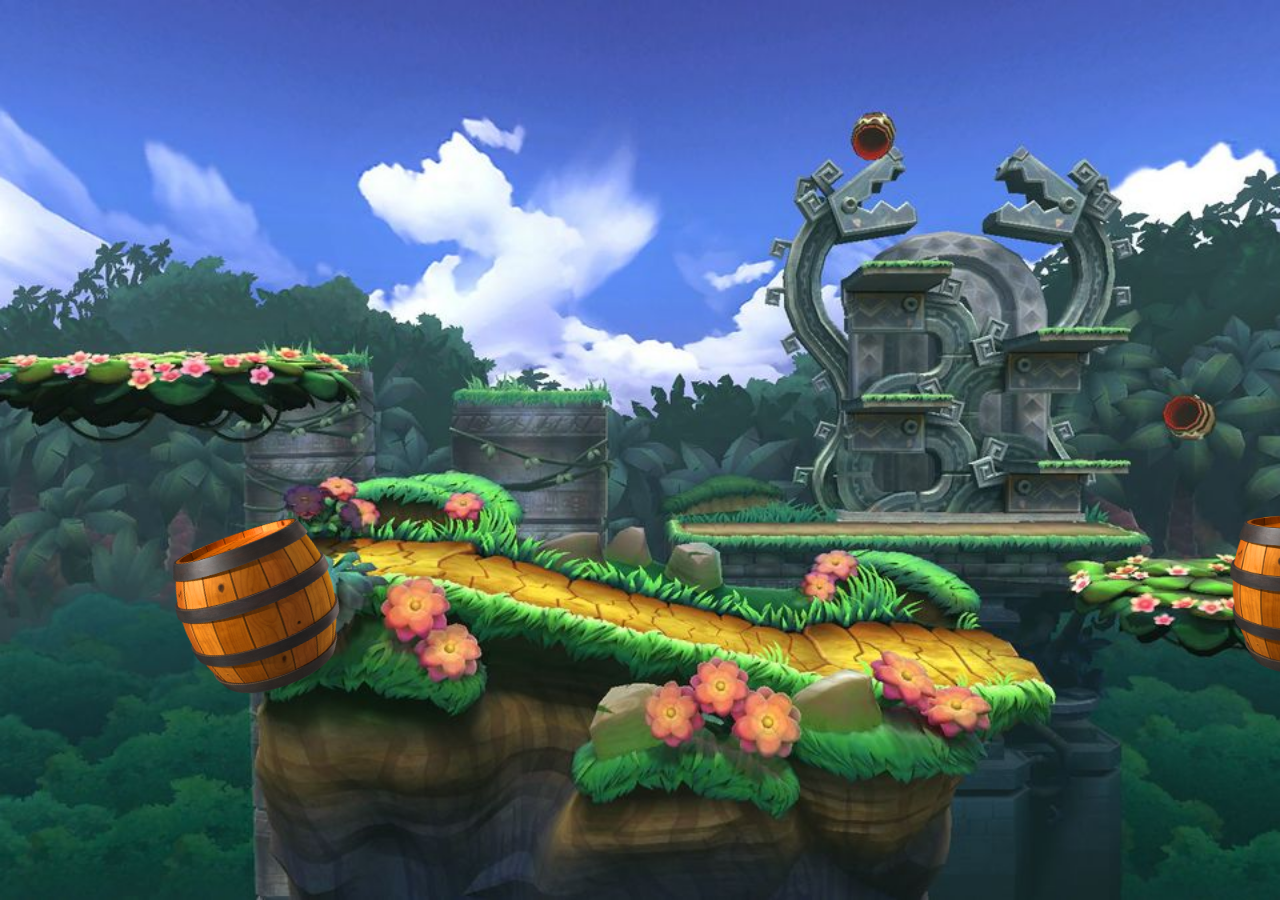
<file: animaciones/index.html>
<!DOCTYPE html>
<html lang="en">
<head>
    <meta charset="UTF-8">
    <meta name="viewport" content="width=device-width, initial-scale=1.0">
    <title>Animations</title>
    <link rel="stylesheet" href="./css/styles.css">
</head>
<body>
    <div id="escena">
        <img id="pj" src="./img/dk.png" alt="Changuito" >
        <img id="barril1" src="./img/barril.png" alt="Barril Derecho" class="girobarril">
        <img id="barril2" src="./img/barril.png" alt="Barril Chueco" class="girobarril">
    </div>
</body>
</html>
</file>
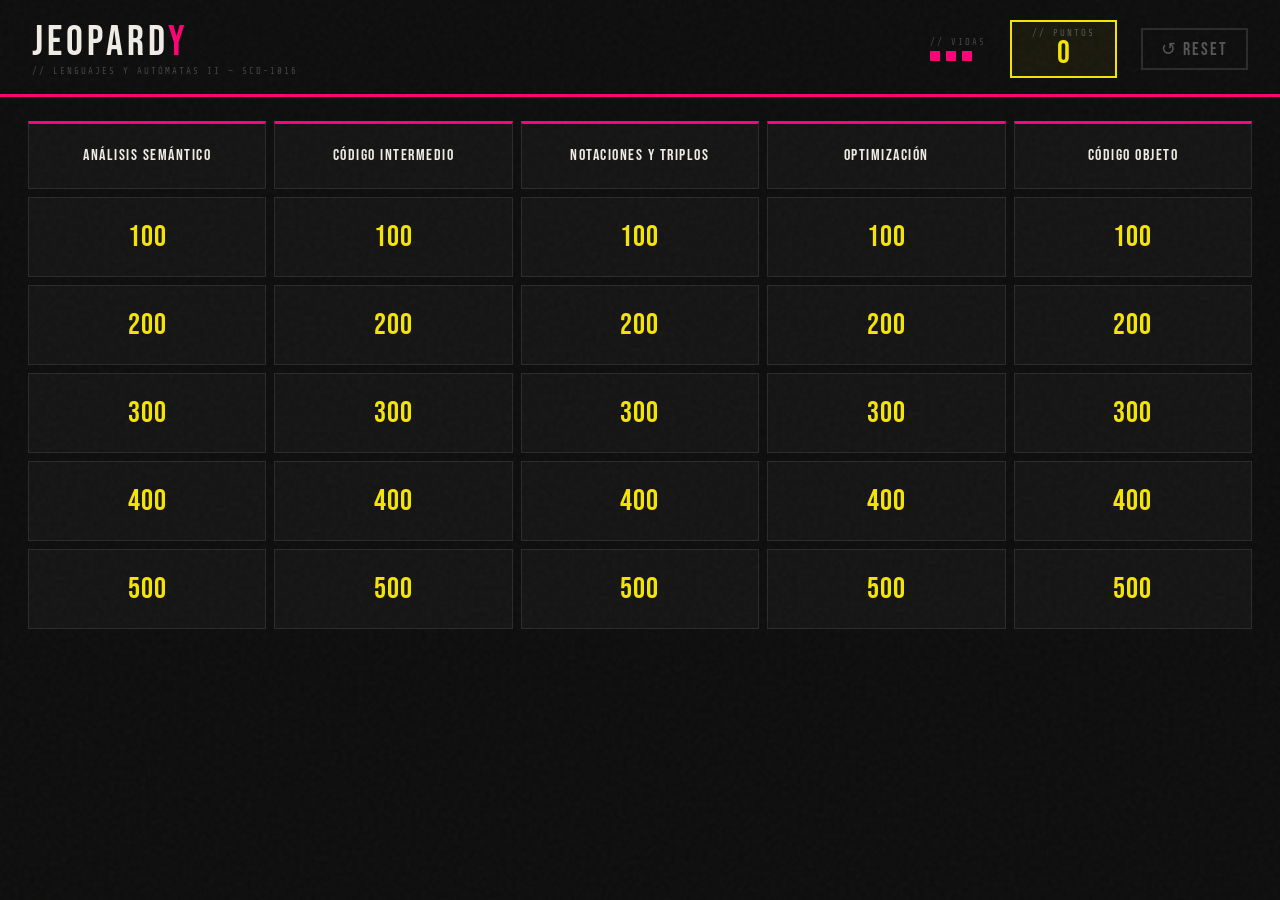
<file: jeopardy-lya2.html>
<!DOCTYPE html>
<html lang="es">
<head>
<meta charset="UTF-8">
<meta name="viewport" content="width=device-width, initial-scale=1.0">
<title>JEOPARDY // LENGUAJES Y AUTÓMATAS II</title>
<link href="https://fonts.googleapis.com/css2?family=Bebas+Neue&family=Share+Tech+Mono&family=Barlow+Condensed:wght@400;700;900&display=swap" rel="stylesheet">
<style>
:root {
  --black: #080808;
  --bg: #0d0d0d;
  --gray: #141414;
  --gray2: #1e1e1e;
  --gray3: #2a2a2a;
  --magenta: #FF0076;
  --yellow: #F5E500;
  --cyan: #00F0FF;
  --white: #F0EDE6;
  --fd: 'Bebas Neue', sans-serif;
  --fb: 'Barlow Condensed', sans-serif;
  --fm: 'Share Tech Mono', monospace;
}

* { margin: 0; padding: 0; box-sizing: border-box; }

body {
  background: var(--bg);
  color: var(--white);
  font-family: var(--fb);
  min-height: 100vh;
  cursor: crosshair;
  overflow-x: hidden;
}

body::after {
  content: '';
  position: fixed;
  inset: 0;
  background-image: url("data:image/svg+xml,%3Csvg viewBox='0 0 200 200' xmlns='http://www.w3.org/2000/svg'%3E%3Cfilter id='n'%3E%3CfeTurbulence type='fractalNoise' baseFrequency='0.85' numOctaves='4' stitchTiles='stitch'/%3E%3C/filter%3E%3Crect width='100%25' height='100%25' filter='url(%23n)' opacity='0.035'/%3E%3C/svg%3E");
  pointer-events: none;
  z-index: 9999;
}

/* ── HEADER ── */
header {
  padding: 20px 32px 16px;
  border-bottom: 3px solid var(--magenta);
  display: flex;
  align-items: center;
  justify-content: space-between;
  gap: 16px;
  flex-wrap: wrap;
}

.game-title {
  font-family: var(--fd);
  font-size: 42px;
  letter-spacing: 4px;
  line-height: 1;
}

.game-title span { color: var(--magenta); }

.hud {
  display: flex;
  align-items: center;
  gap: 24px;
}

.score-box {
  text-align: center;
  border: 2px solid var(--yellow);
  padding: 6px 20px;
  background: rgba(245,229,0,0.05);
}

.score-label {
  font-family: var(--fm);
  font-size: 9px;
  color: #555;
  letter-spacing: 2px;
  display: block;
}

.score-val {
  font-family: var(--fd);
  font-size: 32px;
  color: var(--yellow);
  line-height: 1;
  display: block;
}

.lives {
  display: flex;
  gap: 6px;
  align-items: center;
}

.life {
  width: 10px;
  height: 10px;
  background: var(--magenta);
  transition: background .3s, transform .3s;
}

.life.dead {
  background: #2a2a2a;
  transform: scale(0.7);
}

.btn-reset {
  font-family: var(--fd);
  font-size: 18px;
  letter-spacing: 2px;
  background: none;
  border: 2px solid var(--gray3);
  color: #555;
  padding: 8px 18px;
  cursor: pointer;
  transition: all .15s;
}

.btn-reset:hover {
  border-color: var(--magenta);
  color: var(--magenta);
}

/* ── BOARD ── */
.board-wrap {
  padding: 24px 28px;
}

.board {
  display: grid;
  grid-template-columns: repeat(5, 1fr);
  gap: 8px;
}

/* category headers */
.cat-header {
  background: var(--gray);
  border: 1px solid var(--gray3);
  border-top: 3px solid var(--magenta);
  padding: 14px 10px;
  text-align: center;
  font-family: var(--fd);
  font-size: 16px;
  letter-spacing: 1.5px;
  color: var(--white);
  line-height: 1.2;
  min-height: 68px;
  display: flex;
  align-items: center;
  justify-content: center;
}

/* question cells */
.cell {
  background: var(--gray);
  border: 1px solid var(--gray3);
  min-height: 80px;
  display: flex;
  align-items: center;
  justify-content: center;
  cursor: pointer;
  transition: border-color .15s, transform .15s, background .15s;
  position: relative;
  overflow: hidden;
}

.cell::before {
  content: '';
  position: absolute;
  bottom: 0; left: 0; right: 0;
  height: 2px;
  background: linear-gradient(90deg, var(--magenta), var(--yellow));
  transform: scaleX(0);
  transition: transform .2s;
}

.cell:hover:not(.used)::before { transform: scaleX(1); }

.cell:hover:not(.used) {
  border-color: var(--magenta);
  transform: translateY(-2px);
}

.cell.used {
  background: #0d0d0d;
  border-color: #1a1a1a;
  cursor: default;
}

.cell-pts {
  font-family: var(--fd);
  font-size: 30px;
  color: var(--yellow);
  letter-spacing: 1px;
  transition: color .15s;
}

.cell:hover:not(.used) .cell-pts { color: var(--white); }
.cell.used .cell-pts { color: #222; }

/* ── MODAL ── */
.overlay {
  position: fixed;
  inset: 0;
  background: rgba(0,0,0,0.92);
  z-index: 100;
  display: flex;
  align-items: center;
  justify-content: center;
  padding: 20px;
  animation: fadeIn .15s ease;
}

.overlay.hidden { display: none; }

@keyframes fadeIn { from { opacity: 0 } to { opacity: 1 } }

.modal {
  background: var(--gray);
  border: 2px solid var(--magenta);
  max-width: 680px;
  width: 100%;
  position: relative;
  animation: slideUp .2s ease;
}

@keyframes slideUp {
  from { transform: translateY(20px); opacity: 0 }
  to   { transform: none; opacity: 1 }
}

.modal-header {
  background: var(--magenta);
  padding: 8px 18px;
  display: flex;
  align-items: center;
  justify-content: space-between;
}

.modal-cat {
  font-family: var(--fm);
  font-size: 10px;
  letter-spacing: 2px;
  color: var(--black);
}

.modal-pts {
  font-family: var(--fd);
  font-size: 22px;
  color: var(--black);
  letter-spacing: 1px;
}

.modal-body { padding: 32px 28px 24px; }

.modal-q {
  font-family: var(--fb);
  font-size: 22px;
  font-weight: 700;
  line-height: 1.5;
  color: var(--white);
  margin-bottom: 28px;
}

/* answer options */
.options {
  display: grid;
  grid-template-columns: 1fr 1fr;
  gap: 10px;
  margin-bottom: 20px;
}

.opt-btn {
  background: #111;
  border: 1px solid var(--gray3);
  color: var(--white);
  font-family: var(--fb);
  font-size: 16px;
  font-weight: 600;
  padding: 14px 16px;
  cursor: pointer;
  text-align: left;
  transition: border-color .12s, background .12s;
  line-height: 1.4;
  position: relative;
}

.opt-btn:hover:not(:disabled) {
  border-color: var(--cyan);
  background: rgba(0,240,255,0.06);
}

.opt-btn.correct {
  border-color: #00cc66;
  background: rgba(0,204,102,0.12);
  color: #00cc66;
}

.opt-btn.wrong {
  border-color: var(--magenta);
  background: rgba(255,0,118,0.1);
  color: var(--magenta);
}

.opt-btn:disabled { cursor: default; }

/* feedback bar */
.feedback {
  font-family: var(--fm);
  font-size: 12px;
  letter-spacing: 1px;
  padding: 10px 14px;
  border-left: 3px solid transparent;
  background: #0d0d0d;
  min-height: 42px;
  display: flex;
  align-items: center;
  gap: 10px;
  margin-bottom: 16px;
  transition: all .2s;
}

.feedback.correct-fb { border-left-color: #00cc66; color: #00cc66; }
.feedback.wrong-fb   { border-left-color: var(--magenta); color: var(--magenta); }
.feedback.hidden-fb  { opacity: 0; }

/* timer bar */
.timer-wrap {
  height: 4px;
  background: #1a1a1a;
  margin-bottom: 16px;
  overflow: hidden;
}

.timer-bar {
  height: 100%;
  background: linear-gradient(90deg, var(--cyan), var(--magenta));
  transition: width linear;
  width: 100%;
}

.modal-footer {
  display: flex;
  justify-content: flex-end;
  padding: 0 28px 24px;
}

.btn-next {
  font-family: var(--fd);
  font-size: 20px;
  letter-spacing: 2px;
  background: var(--magenta);
  border: none;
  color: var(--black);
  padding: 10px 28px;
  cursor: pointer;
  transition: background .15s;
}

.btn-next:hover { background: var(--yellow); }

/* ── GAME OVER ── */
.gameover {
  position: fixed;
  inset: 0;
  background: var(--black);
  z-index: 200;
  display: flex;
  flex-direction: column;
  align-items: center;
  justify-content: center;
  gap: 20px;
  animation: fadeIn .3s ease;
}

.gameover.hidden { display: none; }

.go-title {
  font-family: var(--fd);
  font-size: 80px;
  letter-spacing: 6px;
  line-height: 1;
  text-align: center;
}

.go-score {
  font-family: var(--fd);
  font-size: 48px;
  color: var(--yellow);
  letter-spacing: 2px;
}

.go-sub {
  font-family: var(--fm);
  font-size: 12px;
  color: #555;
  letter-spacing: 2px;
  text-align: center;
  max-width: 380px;
  line-height: 1.8;
}

.go-rank {
  font-family: var(--fd);
  font-size: 28px;
  letter-spacing: 3px;
  padding: 10px 28px;
  border: 2px solid var(--magenta);
  color: var(--magenta);
}

.btn-play-again {
  font-family: var(--fd);
  font-size: 24px;
  letter-spacing: 3px;
  background: var(--magenta);
  border: none;
  color: var(--black);
  padding: 14px 40px;
  cursor: pointer;
  margin-top: 10px;
  transition: background .15s;
}

.btn-play-again:hover { background: var(--yellow); }

/* ── STREAK BADGE ── */
.streak-badge {
  position: fixed;
  top: 90px;
  right: 28px;
  font-family: var(--fd);
  font-size: 22px;
  letter-spacing: 2px;
  background: var(--yellow);
  color: var(--black);
  padding: 6px 16px;
  z-index: 50;
  transform: translateX(120%);
  transition: transform .3s cubic-bezier(.34,1.56,.64,1);
}

.streak-badge.show { transform: translateX(0); }

@media (max-width: 700px) {
  .board { grid-template-columns: repeat(5, 1fr); gap: 4px; }
  .cat-header { font-size: 11px; padding: 8px 4px; min-height: 52px; }
  .cell-pts { font-size: 20px; }
  .cell { min-height: 56px; }
  .options { grid-template-columns: 1fr; }
  .game-title { font-size: 28px; }
}
</style>
</head>
<body>

<!-- HEADER -->
<header>
  <div>
    <div class="game-title">JEOPARD<span>Y</span></div>
    <div style="font-family:var(--fm);font-size:9px;color:#444;letter-spacing:2px;margin-top:2px;">// LENGUAJES Y AUTÓMATAS II — SCD-1016</div>
  </div>
  <div class="hud">
    <div>
      <span style="font-family:var(--fm);font-size:9px;color:#444;letter-spacing:2px;display:block;margin-bottom:4px;">// VIDAS</span>
      <div class="lives" id="lives-hud"></div>
    </div>
    <div class="score-box">
      <span class="score-label">// PUNTOS</span>
      <span class="score-val" id="score-display">0</span>
    </div>
    <button class="btn-reset" onclick="resetGame()">↺ RESET</button>
  </div>
</header>

<!-- BOARD -->
<div class="board-wrap">
  <div class="board" id="board"></div>
</div>

<!-- STREAK -->
<div class="streak-badge" id="streak-badge">🔥 RACHA ×<span id="streak-num">0</span></div>

<!-- MODAL -->
<div class="overlay hidden" id="overlay">
  <div class="modal" id="modal">
    <div class="modal-header">
      <span class="modal-cat" id="m-cat"></span>
      <span class="modal-pts" id="m-pts"></span>
    </div>
    <div class="modal-body">
      <div class="timer-wrap"><div class="timer-bar" id="timer-bar"></div></div>
      <div class="modal-q" id="m-q"></div>
      <div class="options" id="m-opts"></div>
      <div class="feedback hidden-fb" id="m-feedback"></div>
    </div>
    <div class="modal-footer">
      <button class="btn-next" id="btn-next" onclick="closeModal()">CONTINUAR →</button>
    </div>
  </div>
</div>

<!-- GAME OVER -->
<div class="gameover hidden" id="gameover">
  <div class="go-title" id="go-title">GAME<br>OVER</div>
  <div class="go-score" id="go-score"></div>
  <div class="go-rank" id="go-rank"></div>
  <div class="go-sub" id="go-sub"></div>
  <button class="btn-play-again" onclick="resetGame()">JUGAR DE NUEVO</button>
</div>

<script>
const CATS = [
  "ANÁLISIS\nSEMÁNTICO",
  "CÓDIGO\nINTERMEDIO",
  "NOTACIONES\nY TRIPLOS",
  "OPTIMIZACIÓN",
  "CÓDIGO\nOBJETO"
];

const POINTS = [100, 200, 300, 400, 500];

/* ── BANCO DE PREGUNTAS [cat][nivel 0-4] ── */
const QS = [
  /* ── ANÁLISIS SEMÁNTICO ── */
  [
    {
      q: "¿Cuál es la tarea PRINCIPAL del analizador semántico?",
      opts: ["Verificar que el código tiene sentido lógico", "Detectar errores de ortografía", "Convertir código a binario", "Generar tokens del código fuente"],
      ans: 0,
      exp: "El analizador semántico verifica que el código sea lógicamente correcto: tipos compatibles, variables declaradas, etc."
    },
    {
      q: "Un árbol de expresiones para (a + b) * c tiene en su RAÍZ el operador…",
      opts: ["+", "*", "a", "c"],
      ans: 1,
      exp: "La raíz es el operador de MENOR precedencia. Como * tiene menor precedencia que el paréntesis, * es la raíz."
    },
    {
      q: "Los atributos que se propagan de HIJOS a PADRES en el árbol sintáctico se llaman…",
      opts: ["Heredados", "Sintetizados", "Globales", "Implícitos"],
      ans: 1,
      exp: "Los atributos sintetizados fluyen hacia arriba (hijos → padres). Los heredados fluyen hacia abajo (padres → hijos)."
    },
    {
      q: "¿Qué error semántico ocurre al escribir: int x = \"hola\"; en un lenguaje fuertemente tipado?",
      opts: ["Error de sintaxis", "Error de incompatibilidad de tipos", "Error de variable no declarada", "No es un error"],
      ans: 1,
      exp: "Asignar una cadena a una variable entera es un error de tipo (type mismatch) detectado en el análisis semántico."
    },
    {
      q: "La tabla de símbolos almacena información sobre identificadores. ¿Cuál de estos datos NO suele guardar?",
      opts: ["Tipo de dato", "Dirección de memoria", "Código fuente completo del programa", "Ámbito (scope)"],
      ans: 2,
      exp: "La tabla guarda nombre, tipo, dirección y scope. El código fuente completo no se almacena en la tabla de símbolos."
    }
  ],

  /* ── CÓDIGO INTERMEDIO ── */
  [
    {
      q: "¿Cuál es la función del código intermedio en un compilador?",
      opts: ["Ejecutar el programa directamente", "Servir de puente entre código fuente y código objeto", "Realizar el análisis léxico", "Gestionar la memoria RAM"],
      ans: 1,
      exp: "El código intermedio es independiente de la máquina destino y facilita la portabilidad y optimización."
    },
    {
      q: "En los CUÁDRUPLOS, cada instrucción tiene la forma…",
      opts: ["(op, arg1, arg2)", "(op, resultado)", "(op, arg1, arg2, resultado)", "(etiqueta, op, resultado)"],
      ans: 2,
      exp: "Los cuádruplos son: (operador, operando1, operando2, resultado). Usan variables temporales explícitas como t1, t2..."
    },
    {
      q: "¿Cuál es la diferencia clave entre TRIPLES y CUÁDRUPLOS?",
      opts: [
        "Los triples usan variables temporales; los cuádruplos no",
        "Los cuádruplos usan variables temporales; los triples referencian por número de instrucción",
        "Son exactamente iguales",
        "Los triples tienen 4 campos; los cuádruplos tienen 3"
      ],
      ans: 1,
      exp: "Los triples referencian resultados por posición (0), (1)... Los cuádruplos usan temporales explícitas t1, t2..."
    },
    {
      q: "Para la instrucción: x = a + b * c, ¿cuántos cuádruplos se generan?",
      opts: ["1", "2", "3", "4"],
      ans: 1,
      exp: "t1 = b * c  y  x = a + t1. Son 2 cuádruplos: uno para la multiplicación y uno para la suma + asignación."
    },
    {
      q: "El Código P (P-Code) fue diseñado originalmente para…",
      opts: ["El lenguaje C", "El compilador Pascal", "Lenguaje ensamblador x86", "Python"],
      ans: 1,
      exp: "El Código P fue creado para Pascal. Es un lenguaje intermedio para una máquina virtual de pila, independiente del hardware."
    }
  ],

  /* ── NOTACIONES Y REPRESENTACIONES ── */
  [
    {
      q: "La expresión infija  A + B  en notación POSTFIJA es…",
      opts: ["+ A B", "A B +", "A + B", "B A +"],
      ans: 1,
      exp: "En notación postfija (polaca inversa) el operador va AL FINAL de sus operandos: A B +"
    },
    {
      q: "La expresión infija  (A + B) * C  en notación PREFIJA es…",
      opts: ["A B + C *", "* + A B C", "+ A * B C", "A + B * C"],
      ans: 1,
      exp: "En notación prefija el operador va ANTES: la raíz * va primero, luego + A B, luego C → * + A B C"
    },
    {
      q: "Para evaluar la expresión postfija  3 4 + 2 *  usando una pila, el resultado es…",
      opts: ["10", "14", "11", "24"],
      ans: 1,
      exp: "Paso a paso: push 3, push 4, + → pop ambos, push 7. Push 2, * → pop 7 y 2, push 14. Resultado: 14."
    },
    {
      q: "¿Qué ventaja principal tiene la notación POSTFIJA sobre la infija?",
      opts: [
        "Es más fácil de leer para humanos",
        "No necesita paréntesis ni reglas de precedencia para evaluarse",
        "Usa menos memoria",
        "Genera menos instrucciones de ensamblador"
      ],
      ans: 1,
      exp: "La notación postfija se evalúa de izquierda a derecha con una pila, sin necesidad de paréntesis ni precedencia."
    },
    {
      q: "En notación polaca (prefija), la expresión  - * A B + C D  en infija equivale a…",
      opts: ["A * B - C + D", "(A * B) - (C + D)", "A - B * C + D", "(A - B) * (C + D)"],
      ans: 1,
      exp: "Árbol: raíz -, hijo izq (* A B) = A*B, hijo der (+ C D) = C+D. Resultado: (A * B) - (C + D)"
    }
  ],

  /* ── OPTIMIZACIÓN ── */
  [
    {
      q: "¿Cuál es el objetivo de la optimización de código?",
      opts: [
        "Cambiar el resultado del programa para que sea más rápido",
        "Transformar el código para que sea más eficiente SIN cambiar el resultado",
        "Eliminar todos los comentarios del código fuente",
        "Convertir el código a un lenguaje diferente"
      ],
      ans: 1,
      exp: "La optimización mejora eficiencia (tiempo, memoria) pero NUNCA modifica el resultado del programa."
    },
    {
      q: "La optimización de MIRILLA (peephole) actúa sobre…",
      opts: [
        "Todo el flujo del programa completo",
        "Una ventana pequeña de instrucciones contiguas",
        "Solo los ciclos del programa",
        "La tabla de símbolos"
      ],
      ans: 1,
      exp: "Peephole examina una 'ventanilla' de pocas instrucciones y las reemplaza por secuencias más eficientes."
    },
    {
      q: "Sacar código que no cambia en cada iteración FUERA de un ciclo se llama…",
      opts: ["Reducción de fuerza", "Movimiento de código invariante", "Plegado de constantes", "Eliminación de código muerto"],
      ans: 1,
      exp: "El movimiento de código invariante identifica expresiones que no dependen de la variable del ciclo y las mueve afuera."
    },
    {
      q: "La técnica que reemplaza una multiplicación costosa por sumas o desplazamientos se llama…",
      opts: ["Eliminación de subexpresiones comunes", "Desenrollado de ciclos", "Reducción de fuerza", "Propagación de constantes"],
      ans: 2,
      exp: "Reducción de fuerza: sustituye operaciones costosas por equivalentes más baratas. Ej: x*2 → x+x o x<<1"
    },
    {
      q: "Código que NUNCA se ejecuta (después de un return sin condición, por ejemplo) se puede eliminar con…",
      opts: ["Optimización de ciclos", "Análisis de flujo de datos — eliminación de código muerto", "Mirilla (peephole)", "Reducción de fuerza"],
      ans: 1,
      exp: "El análisis de flujo de datos detecta variables y bloques que nunca se alcanzan o cuyos valores nunca se usan → código muerto."
    }
  ],

  /* ── CÓDIGO OBJETO ── */
  [
    {
      q: "¿Cuál es el registro x86-64 que actúa como puntero al TOPE de la pila de llamadas?",
      opts: ["RAX", "RBP", "RSP", "RDI"],
      ans: 2,
      exp: "RSP (Stack Pointer) siempre apunta al tope actual de la pila. RBP es el puntero BASE del marco actual."
    },
    {
      q: "En lenguaje ensamblador x86, la instrucción  MOV EAX, [EBX]  usa el modo de direccionamiento…",
      opts: ["Inmediato", "Directo", "Indirecto por registro", "Indexado"],
      ans: 2,
      exp: "Los corchetes [EBX] indican 'el valor en la dirección contenida en EBX' → direccionamiento indirecto por registro."
    },
    {
      q: "El marco de activación (stack frame) creado al llamar una función NO contiene…",
      opts: ["Variables locales", "Dirección de retorno", "El código fuente de la función", "Parámetros de entrada"],
      ans: 2,
      exp: "El frame contiene: parámetros, dirección de retorno, RBP guardado, variables locales y temporales. El código fuente está en el segmento TEXT."
    },
    {
      q: "¿En qué segmento de memoria se almacenan las variables globales INICIALIZADAS de un programa?",
      opts: ["TEXT", "STACK", "BSS", "DATA"],
      ans: 3,
      exp: "DATA: variables globales con valor inicial. BSS: globales sin inicializar. TEXT: instrucciones. STACK: locales y parámetros."
    },
    {
      q: "El proceso de transformar instrucciones en ensamblador a código binario se llama…",
      opts: ["Compilación", "Enlazado (linking)", "Ensamblado", "Intepretación"],
      ans: 2,
      exp: "El ensamblador convierte mnemónicos (MOV, ADD…) a bytes binarios. El linker une los módulos objeto en un ejecutable."
    }
  ]
];

/* ── STATE ── */
let score = 0;
let lives = 3;
let streak = 0;
let answered = 0;
let timerInterval = null;
let timeLeft = 0;
let currentCell = null;
let answered_grid = Array.from({length:5}, () => Array(5).fill(false));

/* ── INIT ── */
function buildBoard() {
  const board = document.getElementById('board');
  board.innerHTML = '';

  CATS.forEach(cat => {
    const h = document.createElement('div');
    h.className = 'cat-header';
    h.textContent = cat;
    board.appendChild(h);
  });

  POINTS.forEach((pts, row) => {
    CATS.forEach((_, col) => {
      const cell = document.createElement('div');
      cell.className = 'cell' + (answered_grid[col][row] ? ' used' : '');
      cell.dataset.col = col;
      cell.dataset.row = row;
      cell.innerHTML = `<span class="cell-pts">${answered_grid[col][row] ? '' : pts}</span>`;
      if (!answered_grid[col][row]) {
        cell.addEventListener('click', () => openQ(col, row, pts));
      }
      board.appendChild(cell);
    });
  });

  renderHud();
}

function renderHud() {
  document.getElementById('score-display').textContent = score.toLocaleString();
  const lh = document.getElementById('lives-hud');
  lh.innerHTML = '';
  for (let i = 0; i < 3; i++) {
    const d = document.createElement('div');
    d.className = 'life' + (i >= lives ? ' dead' : '');
    lh.appendChild(d);
  }
}

/* ── OPEN QUESTION ── */
function openQ(col, row, pts) {
  if (answered_grid[col][row]) return;
  currentCell = {col, row, pts};

  const q = QS[col][row];
  document.getElementById('m-cat').textContent = CATS[col].replace('\n', ' ');
  document.getElementById('m-pts').textContent = pts + ' PTS';
  document.getElementById('m-q').textContent = q.q;

  const opts = document.getElementById('m-opts');
  opts.innerHTML = '';
  q.opts.forEach((o, i) => {
    const btn = document.createElement('button');
    btn.className = 'opt-btn';
    btn.textContent = o;
    btn.dataset.idx = i;
    btn.addEventListener('click', () => selectAnswer(i, q.ans, pts, q.exp));
    opts.appendChild(btn);
  });

  const fb = document.getElementById('m-feedback');
  fb.className = 'feedback hidden-fb';
  fb.textContent = '';

  document.getElementById('btn-next').style.display = 'none';
  document.getElementById('overlay').classList.remove('hidden');

  startTimer(pts);
}

/* ── TIMER ── */
function startTimer(pts) {
  clearInterval(timerInterval);
  const bar = document.getElementById('timer-bar');
  const duration = 20000;
  const start = Date.now();
  bar.style.transition = 'none';
  bar.style.width = '100%';

  setTimeout(() => {
    bar.style.transition = `width ${duration}ms linear`;
    bar.style.width = '0%';
  }, 30);

  timerInterval = setInterval(() => {
    const elapsed = Date.now() - start;
    if (elapsed >= duration) {
      clearInterval(timerInterval);
      timeExpired(pts);
    }
  }, 200);
}

function timeExpired(pts) {
  disableOptions();
  streak = 0;
  updateStreak();
  lives--;
  renderHud();

  const q = QS[currentCell.col][currentCell.row];
  showFeedback(false, `⏰ TIEMPO — La respuesta era: ${q.opts[q.ans]}. ${q.exp}`);
  document.getElementById('btn-next').style.display = 'block';

  if (lives <= 0) {
    setTimeout(() => { closeModal(); showGameOver(); }, 1800);
  }
}

/* ── SELECT ANSWER ── */
function selectAnswer(idx, correct, pts, exp) {
  clearInterval(timerInterval);
  disableOptions();

  const btns = document.querySelectorAll('.opt-btn');
  btns[idx].classList.add(idx === correct ? 'correct' : 'wrong');
  btns[correct].classList.add('correct');

  if (idx === correct) {
    streak++;
    const bonus = streak >= 3 ? Math.floor(pts * 0.5) : 0;
    score += pts + bonus;
    updateStreak();
    const msg = streak >= 3
      ? `✓ CORRECTO  +${pts}  🔥 BONUS RACHA +${bonus}`
      : `✓ CORRECTO  +${pts} PUNTOS`;
    showFeedback(true, msg + (exp ? `  —  ${exp}` : ''));
  } else {
    streak = 0;
    updateStreak();
    lives--;
    renderHud();
    showFeedback(false, `✗ INCORRECTO  —  ${exp}`);
  }

  renderHud();
  answered_grid[currentCell.col][currentCell.row] = true;
  answered++;
  document.getElementById('btn-next').style.display = 'block';

  if (lives <= 0) {
    setTimeout(() => { closeModal(); showGameOver(); }, 1800);
    return;
  }

  if (answered >= 25) {
    setTimeout(() => { closeModal(); showGameOver(); }, 1200);
  }
}

function disableOptions() {
  document.querySelectorAll('.opt-btn').forEach(b => b.disabled = true);
}

function showFeedback(ok, msg) {
  const fb = document.getElementById('m-feedback');
  fb.className = 'feedback ' + (ok ? 'correct-fb' : 'wrong-fb');
  fb.textContent = msg;
}

/* ── STREAK BADGE ── */
function updateStreak() {
  const badge = document.getElementById('streak-badge');
  document.getElementById('streak-num').textContent = streak;
  if (streak >= 2) {
    badge.classList.add('show');
    setTimeout(() => badge.classList.remove('show'), 2000);
  }
}

/* ── CLOSE MODAL ── */
function closeModal() {
  clearInterval(timerInterval);
  document.getElementById('overlay').classList.add('hidden');
  buildBoard();
}

/* ── GAME OVER ── */
function showGameOver() {
  const go = document.getElementById('gameover');
  go.classList.remove('hidden');

  const allRight = lives > 0 && answered >= 25;
  document.getElementById('go-title').innerHTML = allRight ? 'BUEN<br>JUEGO' : 'GAME<br>OVER';
  document.getElementById('go-score').textContent = score.toLocaleString() + ' PTS';

  let rank, sub;
  if (score >= 8000)      { rank = '// COMPILADOR MASTER';  sub = 'Le entiendes al 100. Aho & Ullman estarían orgullosos.'; }
  else if (score >= 5000) { rank = '// SENIOR DEVELOPER';   sub = 'Muy buena racha. Sigue practicando las unidades finales.'; }
  else if (score >= 2500) { rank = '// JUNIOR DEV';         sub = 'Vamos bien. Repasa código intermedio y optimización.'; }
  else if (score >= 1000) { rank = '// TRAINEE';            sub = 'No estuvo mal para empezar. ¡Vuelve a intentarlo!'; }
  else                    { rank = '// ERROR 404';          sub = 'Al menos el compilador compila... más o menos. Se intentó.'; }

  document.getElementById('go-rank').textContent = rank;
  document.getElementById('go-sub').textContent = sub;
}

/* ── RESET ── */
function resetGame() {
  clearInterval(timerInterval);
  score = 0; lives = 3; streak = 0; answered = 0;
  answered_grid = Array.from({length:5}, () => Array(5).fill(false));
  document.getElementById('overlay').classList.add('hidden');
  document.getElementById('gameover').classList.add('hidden');
  buildBoard();
}

buildBoard();
</script>
</body>
</html>
</file>
<file: animaciones/css/styles.css>
*{
    margin: 0;
    padding: 0;
}
#escena{
    background-image: url('../img/bg.jpg');
    background-size: cover;
    background-repeat: no-repeat;
    background-position: center center;
    width: 100vw;
    height: 100vh;
    position:relative;
}
#pj{
    position: absolute;
    top: 125px;
    left: 170px;
    width: 200px;
    height: 200px;
    animation-name: salto;
    animation-duration: 8s; 
    animation-timing-function: ease-in-out;
    animation-fill-mode: forwards;
    z-index:10;
}
#barril1{
    position: absolute;
    width: 160px;
    height: 160px;
    top: 515px;
    left: 1230px;
}
#barril2 {
    position: absolute;
    width: 160px;
    height: 160px;
    top: 530px;
    left: 180px;
    transform: rotate(-20deg);
    z-index: 15;
}
.girobarril{
    animation-name: rotarBarril;
    animation-duration: 3s;
    animation-iteration-count:infinite;
    animation-direction: alternate;
}
@keyframes rotarBarril{
    from {
        transform: rotate(-80deg);
    }
    to{
        transform: rotate(80deg);
    }
}
@keyframes salto {
    0% {
     top: -150px; 
     left: 170px;
     z-index: 10;
   }
    10% {
     top: 125px;
     left: 170px;
     z-index: 10;
     }
     25% { 
     top: 0px;
     left: 450px;
     z-index: 10;
     }
     40% {
     top: 260px;
     left: 800px; 
     z-index: 10; 
     }
    55% { 
        top: 180px;
        left: 650px;
        z-index: 10;
        opacity: 1;
    }
    70% {
        top: 530px; 
        left: 180px; 
        z-index: 10;
        transform: rotate(-20deg);
        opacity: 1;
    }
    70.1% { 
        top: 530px; 
        left: 180px; 
        z-index: 10; 
       opacity: 0;
    }
    74% { 
        top: 530px; 
        left: 180px; 
        z-index: 10; 
        opacity: 0;
    }
    75% {
        top: 500px;
        left: 180px;
        z-index: 10;
        opacity: 1;
        transform: rotate(0deg); 
    }
    100% {
        top: -500px;
        left: 350px; 
        transform: rotate(720deg);
        z-index: 20;
        opacity: 1;
    }
}
</file>
